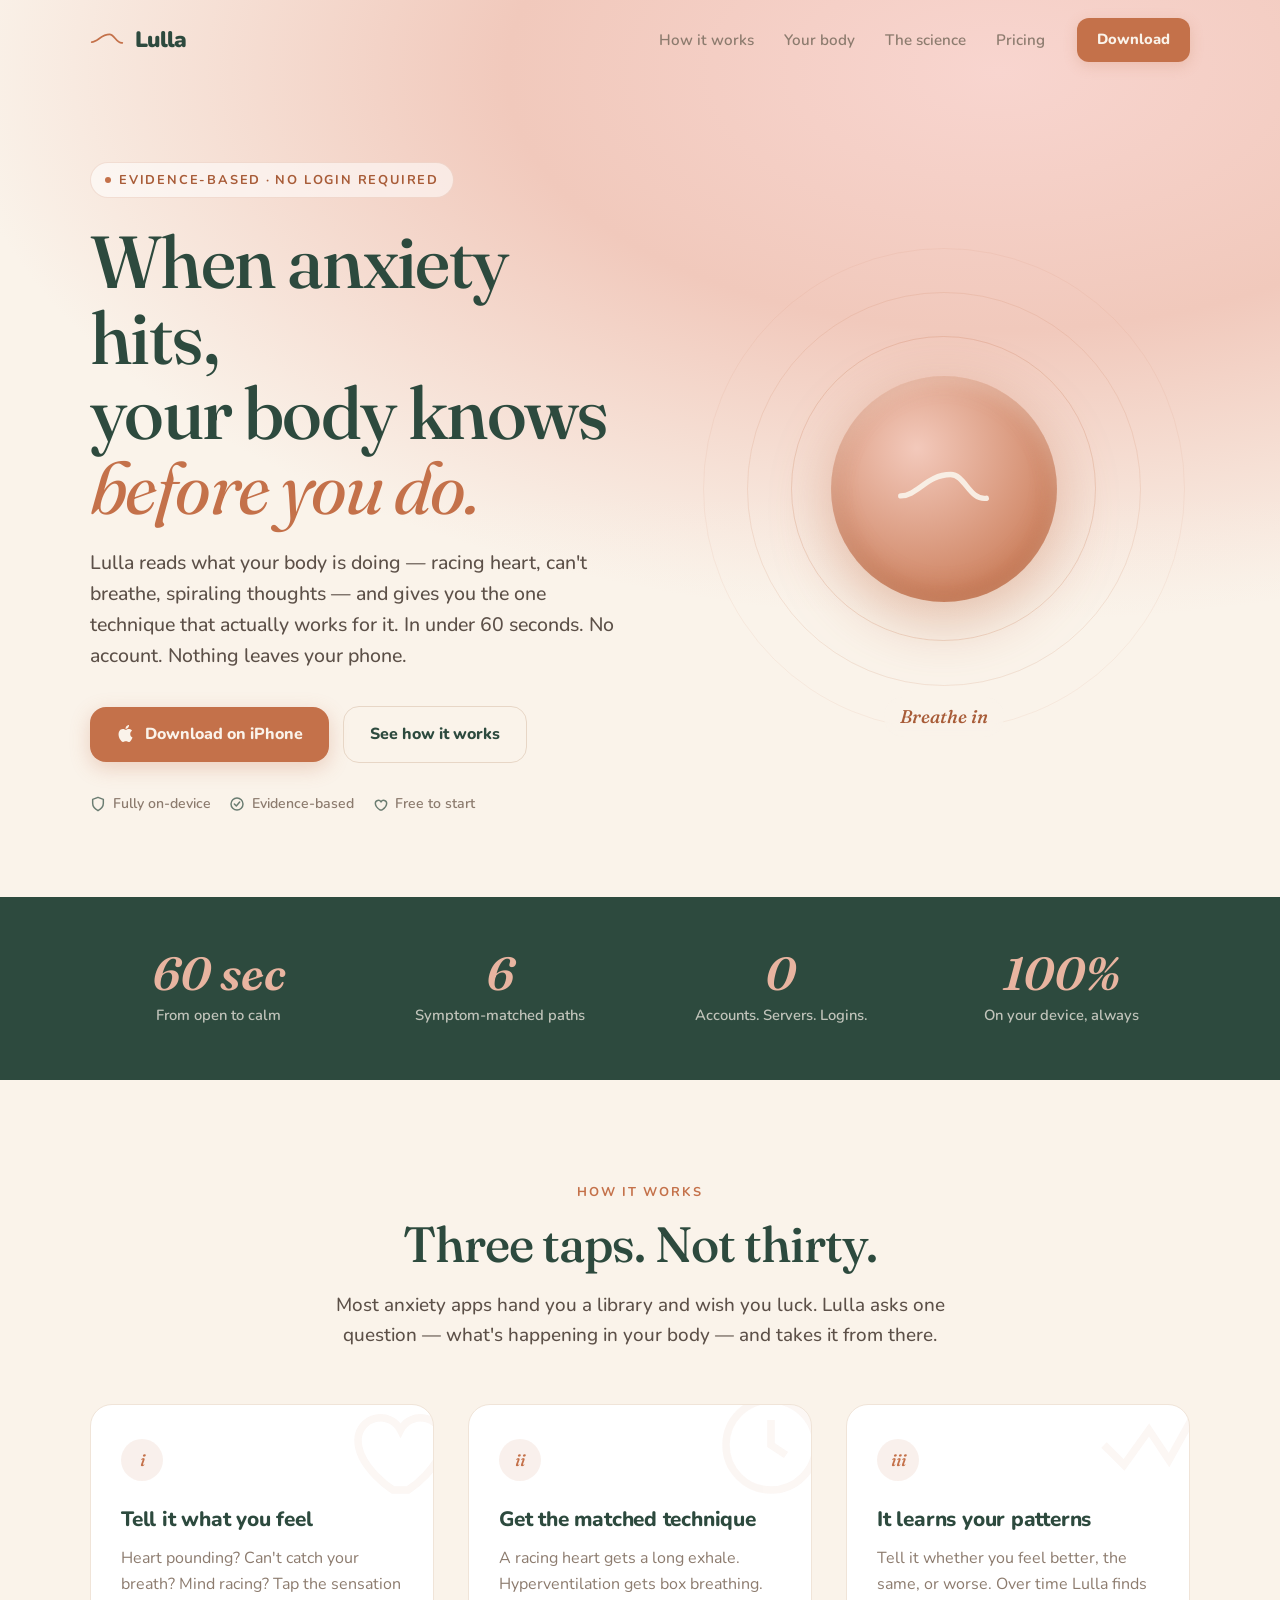
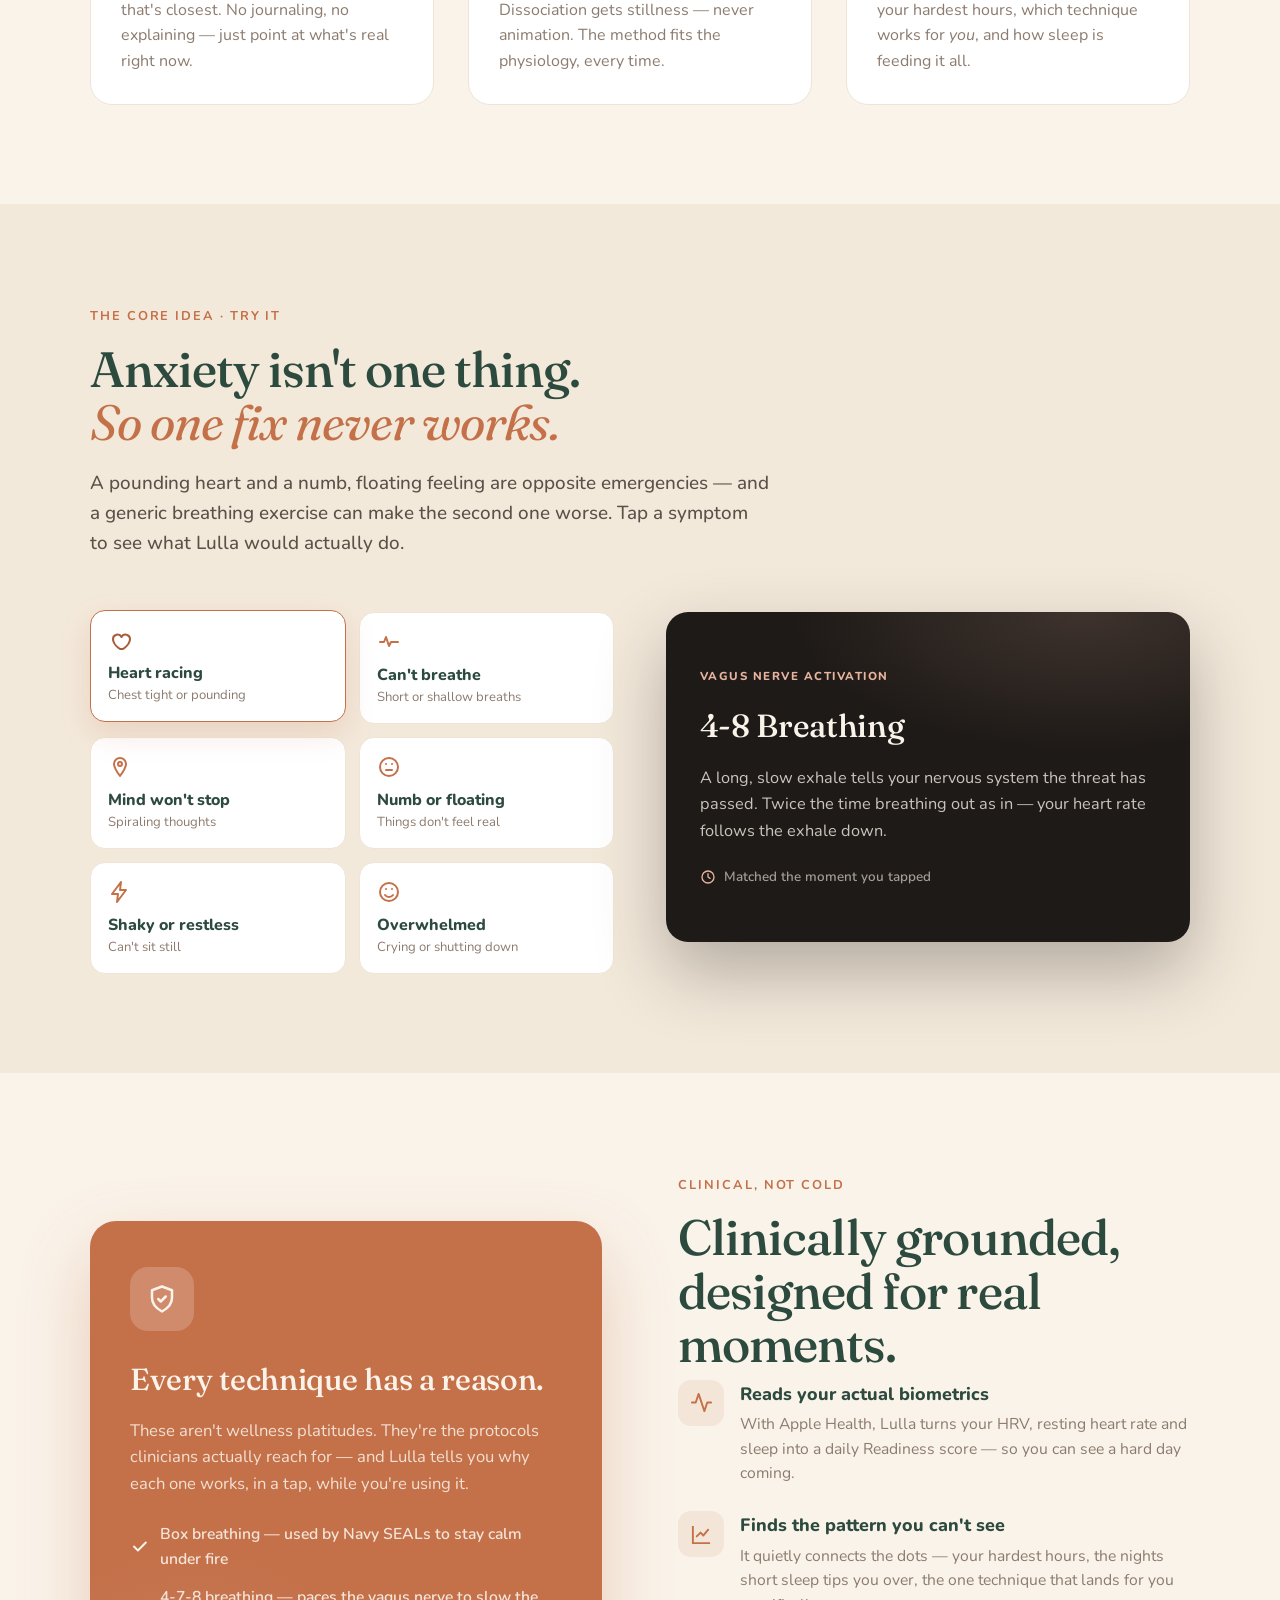
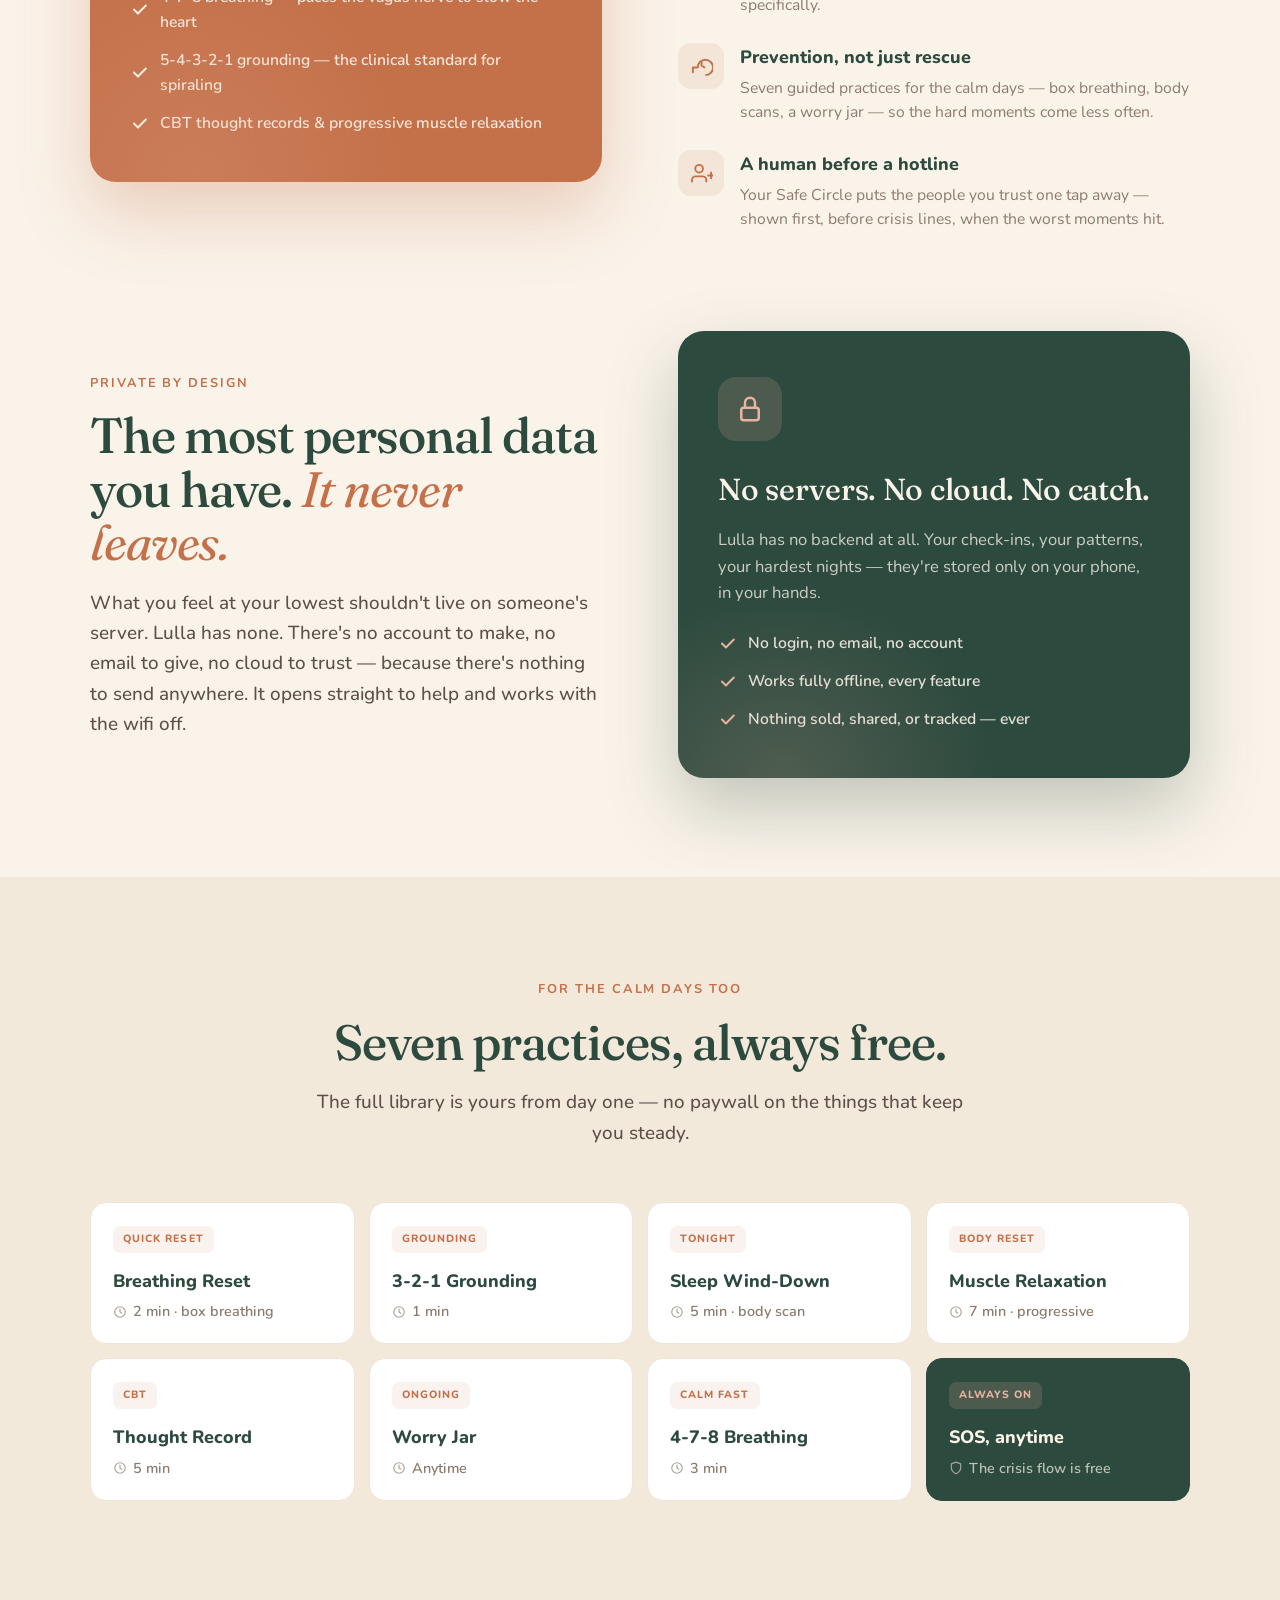
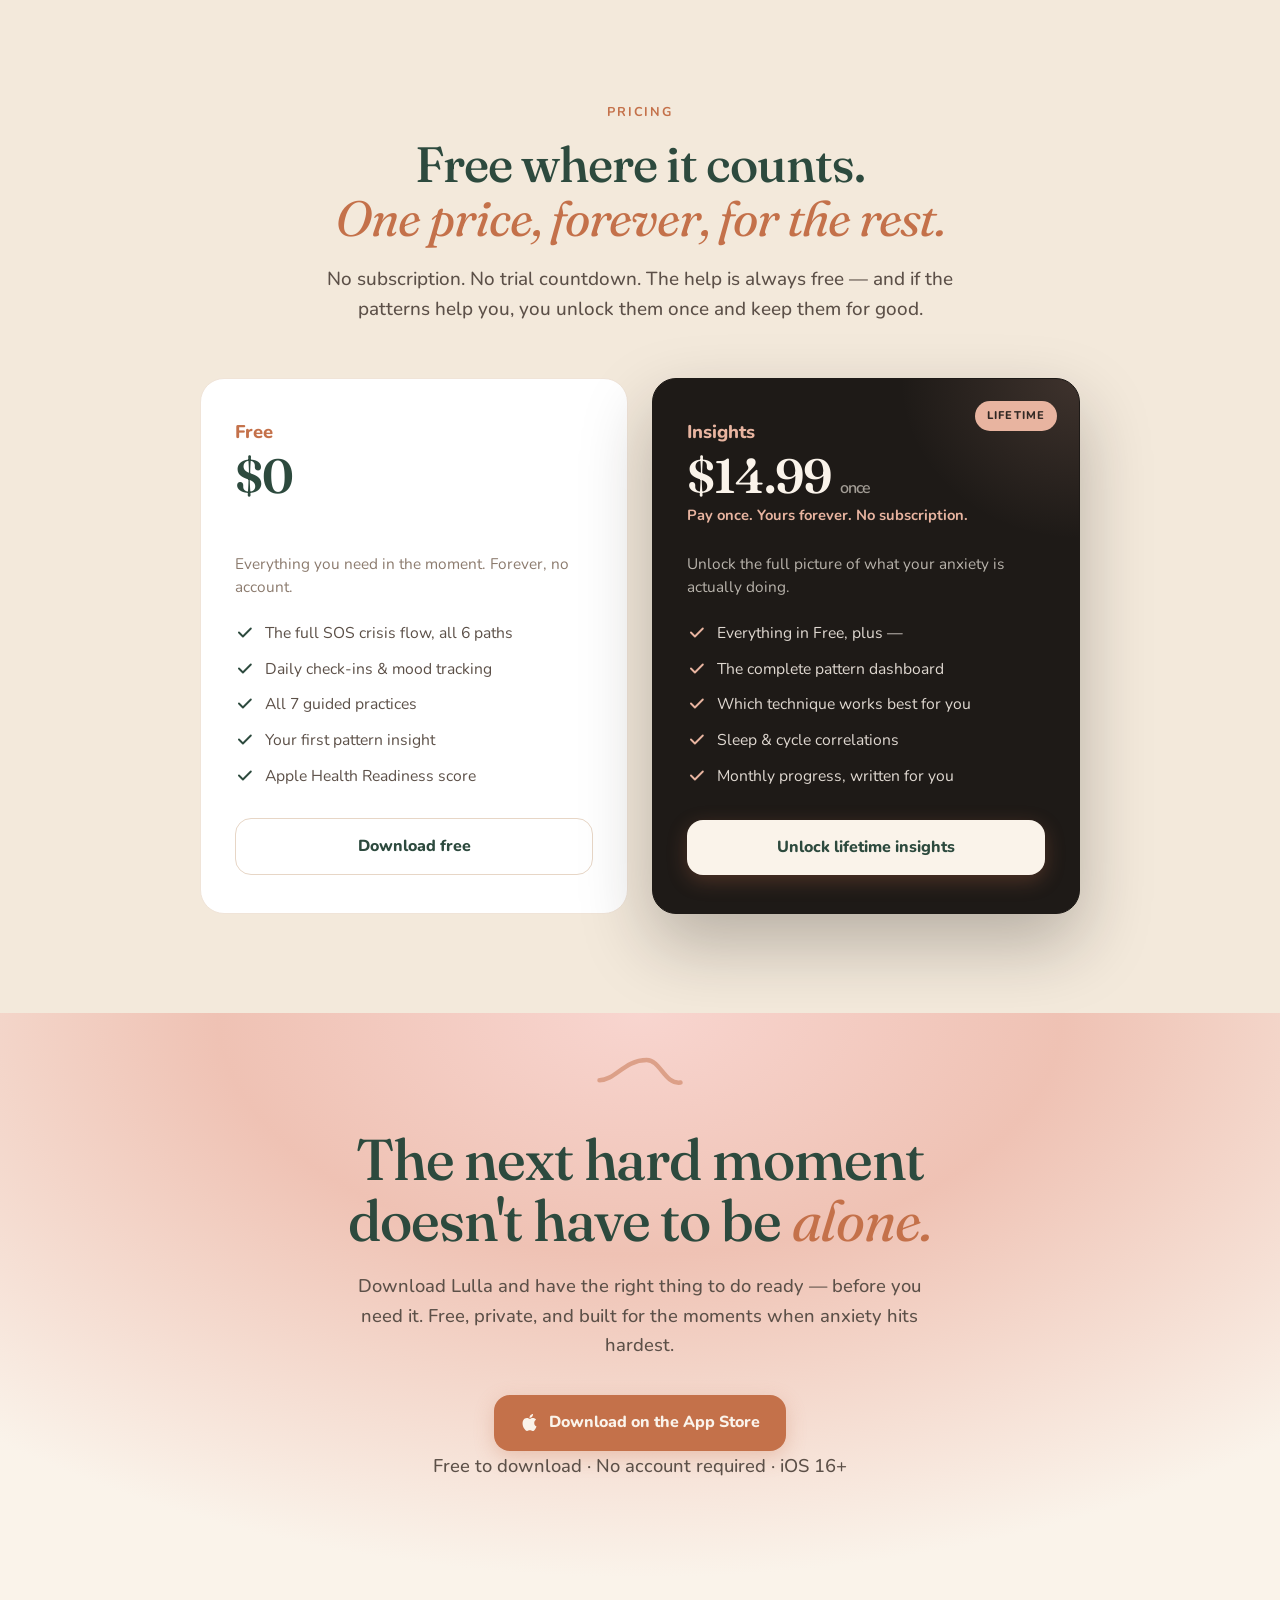
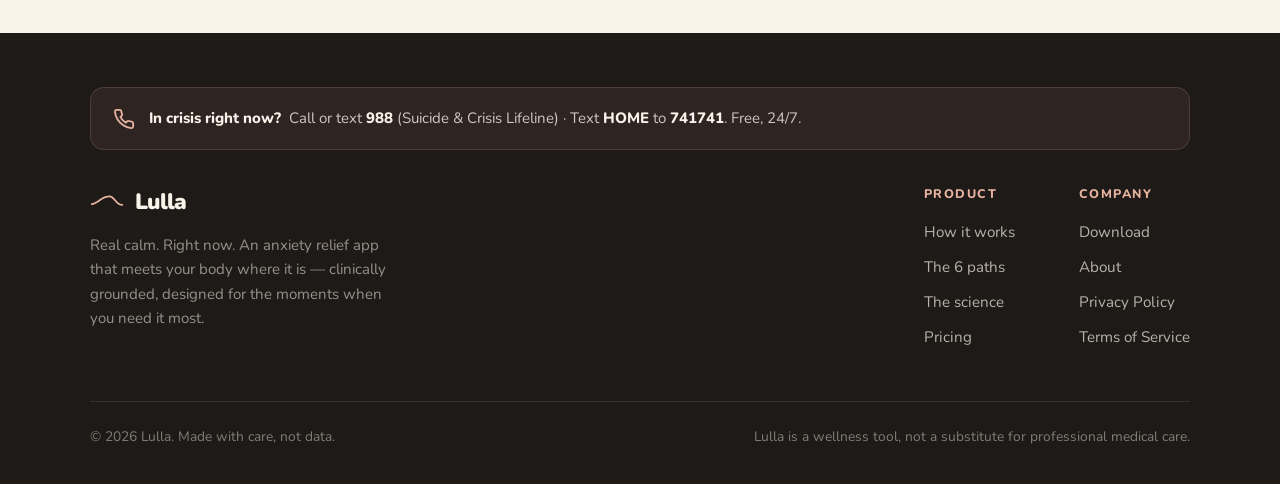
<file: index.html>
<!DOCTYPE html>
<html lang="en">
<head>
<meta charset="UTF-8">
<meta name="viewport" content="width=device-width, initial-scale=1.0">
<title>Lulla — Real calm. Right now.</title>
<meta name="description" content="An anxiety relief app that matches the right calming technique to what your body is doing — in under 60 seconds. No login. Fully private.">
<link rel="icon" type="image/png" href="assets/lulla-icon.png">

<!-- Open Graph -->
<meta property="og:title" content="Lulla — Real calm. Right now.">
<meta property="og:description" content="The anxiety app that matches the right technique to what your body is doing. No login required. Fully private.">
<meta property="og:type" content="website">
<meta property="og:image" content="assets/lulla-icon.png">

<link rel="preconnect" href="https://fonts.googleapis.com">
<link rel="preconnect" href="https://fonts.gstatic.com" crossorigin>
<link href="https://fonts.googleapis.com/css2?family=Fraunces:ital,opsz,wght@0,9..144,400;0,9..144,500;0,9..144,600;0,9..144,700;1,9..144,400;1,9..144,500&family=Nunito:ital,wght@0,400;0,500;0,600;0,700;0,800;0,900;1,400&display=swap" rel="stylesheet">

<link rel="stylesheet" href="styles.css">
</head>
<body>
<!-- ============ NAV ============ -->
<header class="nav" id="nav">
  <div class="nav-inner">
    <a href="#top" class="nav-brand" aria-label="Lulla home">
      <svg class="nav-wave" viewBox="0 0 80 40" fill="none" aria-hidden="true">
        <path d="M4 26 C18 26, 26 8, 46 8 C58 8, 62 30, 76 28" stroke="currentColor" stroke-width="4" stroke-linecap="round"/>
      </svg>
      <span class="nav-wordmark">Lulla</span>
    </a>
    <nav class="nav-links" aria-label="Primary">
      <a href="#how">How it works</a>
      <a href="#symptoms">Your body</a>
      <a href="#science">The science</a>
      <a href="#pricing">Pricing</a>
    </nav>
    <a href="#get" class="btn btn-sm">Download</a>
  </div>
</header>

<main id="top">

<!-- ============ HERO ============ -->
<section class="hero">
  <div class="hero-grid">
    <div class="hero-copy">
      <span class="hero-eyebrow"><span class="dot"></span>Evidence-based · No login required</span>
      <h1>When anxiety hits,<br>your body knows<br><em>before you do.</em></h1>
      <p class="hero-sub">Lulla reads what your body is doing — racing heart, can't breathe, spiraling thoughts — and gives you the one technique that actually works for it. In under 60 seconds. No account. Nothing leaves your phone.</p>
      <div class="hero-cta">
        <a href="#get" class="btn btn-app">
          <svg viewBox="0 0 24 24" width="20" height="20" fill="currentColor" aria-hidden="true"><path d="M17.05 12.04c-.03-2.6 2.13-3.85 2.22-3.91-1.21-1.77-3.09-2.01-3.76-2.04-1.6-.16-3.12.94-3.93.94-.81 0-2.06-.92-3.39-.89-1.74.03-3.35 1.01-4.25 2.57-1.81 3.14-.46 7.79 1.3 10.33.86 1.24 1.89 2.64 3.23 2.59 1.3-.05 1.79-.84 3.36-.84 1.57 0 2.01.84 3.39.81 1.4-.02 2.29-1.27 3.15-2.52.99-1.45 1.4-2.85 1.42-2.93-.03-.01-2.73-1.05-2.76-4.17M14.5 4.42c.72-.87 1.2-2.08 1.07-3.29-1.03.04-2.28.69-3.02 1.56-.66.77-1.24 2-1.08 3.18 1.15.09 2.32-.58 3.03-1.45"/></svg>
          Download on iPhone
        </a>
        <a href="#how" class="btn btn-ghost">See how it works</a>
      </div>
      <div class="hero-trust">
        <span><svg viewBox="0 0 24 24" fill="none" stroke="currentColor" stroke-width="2.2"><path d="M12 2 4 5v6c0 5 3.4 8.5 8 11 4.6-2.5 8-6 8-11V5l-8-3Z" stroke-linejoin="round"/></svg>Fully on-device</span>
        <span><svg viewBox="0 0 24 24" fill="none" stroke="currentColor" stroke-width="2.2"><circle cx="12" cy="12" r="9"/><path d="m8 12 3 3 5-6" stroke-linecap="round" stroke-linejoin="round"/></svg>Evidence-based</span>
        <span><svg viewBox="0 0 24 24" fill="none" stroke="currentColor" stroke-width="2.2"><path d="M12 21s-7-4.5-7-10a4.5 4.5 0 0 1 8.5-2A4.5 4.5 0 0 1 22 11c0 5.5-7 10-7 10Z" stroke-linejoin="round"/></svg>Free to start</span>
      </div>
    </div>

    <div class="breath" aria-hidden="true">
      <div class="breath-rings">
        <div class="breath-ring r3"></div>
        <div class="breath-ring r2"></div>
        <div class="breath-ring r1"></div>
      </div>
      <div class="breath-core">
        <svg class="wv" viewBox="0 0 80 40" fill="none"><path d="M4 26 C18 26, 26 8, 46 8 C58 8, 62 30, 76 28" stroke="currentColor" stroke-width="4.5" stroke-linecap="round"/></svg>
      </div>
      <div class="breath-label" id="breathLabel">Breathe in</div>
    </div>
  </div>
</section>

<!-- ============ TRUST STRIP ============ -->
<section class="trust-strip">
  <div class="wrap">
    <div class="trust-row">
      <div class="trust-item" data-reveal data-delay="1"><div class="num">60 sec</div><div class="lab">From open to calm</div></div>
      <div class="trust-item" data-reveal data-delay="2"><div class="num">6</div><div class="lab">Symptom-matched paths</div></div>
      <div class="trust-item" data-reveal data-delay="3"><div class="num">0</div><div class="lab">Accounts. Servers. Logins.</div></div>
      <div class="trust-item" data-reveal data-delay="4"><div class="num">100%</div><div class="lab">On your device, always</div></div>
    </div>
  </div>
</section>

<!-- ============ HOW IT WORKS ============ -->
<section class="section" id="how">
  <div class="wrap">
    <div class="section-head center" data-reveal>
      <span class="eyebrow">How it works</span>
      <h2>Three taps. Not thirty.</h2>
      <p class="section-lead">Most anxiety apps hand you a library and wish you luck. Lulla asks one question — what's happening in your body — and takes it from there.</p>
    </div>
    <div class="steps">
      <div class="step" data-reveal data-delay="1">
        <svg class="step-illu" viewBox="0 0 24 24" fill="none" stroke="currentColor" stroke-width="1.5"><path d="M12 21s-7-4.5-7-10a4.5 4.5 0 0 1 8.5-2A4.5 4.5 0 0 1 22 11c0 5.5-7 10-7 10Z"/></svg>
        <div class="step-no">i</div>
        <h3>Tell it what you feel</h3>
        <p>Heart pounding? Can't catch your breath? Mind racing? Tap the sensation that's closest. No journaling, no explaining — just point at what's real right now.</p>
      </div>
      <div class="step" data-reveal data-delay="2">
        <svg class="step-illu" viewBox="0 0 24 24" fill="none" stroke="currentColor" stroke-width="1.5"><circle cx="12" cy="12" r="9"/><path d="M12 7v5l3 2"/></svg>
        <div class="step-no">ii</div>
        <h3>Get the matched technique</h3>
        <p>A racing heart gets a long exhale. Hyperventilation gets box breathing. Dissociation gets stillness — never animation. The method fits the physiology, every time.</p>
      </div>
      <div class="step" data-reveal data-delay="3">
        <svg class="step-illu" viewBox="0 0 24 24" fill="none" stroke="currentColor" stroke-width="1.5"><path d="m3 12 4 4 5-7 4 6 5-9"/></svg>
        <div class="step-no">iii</div>
        <h3>It learns your patterns</h3>
        <p>Tell it whether you feel better, the same, or worse. Over time Lulla finds your hardest hours, which technique works for <em>you</em>, and how sleep is feeding it all.</p>
      </div>
    </div>
  </div>
</section>

<!-- ============ SYMPTOM PICKER (interactive) ============ -->
<section class="section sym-wrap" id="symptoms">
  <div class="wrap">
    <div class="section-head" data-reveal>
      <span class="eyebrow">The core idea · try it</span>
      <h2>Anxiety isn't one thing.<br><em>So one fix never works.</em></h2>
      <p class="section-lead">A pounding heart and a numb, floating feeling are opposite emergencies — and a generic breathing exercise can make the second one worse. Tap a symptom to see what Lulla would actually do.</p>
    </div>
    <div class="sym-layout">
      <div class="sym-grid" role="group" aria-label="Pick a symptom">
        <button class="sym-card active" data-sym="heart" aria-pressed="true">
          <svg class="ic" viewBox="0 0 24 24" fill="none" stroke="currentColor" stroke-width="2"><path d="M12 21s-7-4.5-7-10a4.5 4.5 0 0 1 8.5-2A4.5 4.5 0 0 1 22 11c0 5.5-7 10-7 10Z" stroke-linejoin="round"/></svg>
          <span class="l">Heart racing</span><span class="s">Chest tight or pounding</span>
        </button>
        <button class="sym-card" data-sym="breath" aria-pressed="false">
          <svg class="ic" viewBox="0 0 24 24" fill="none" stroke="currentColor" stroke-width="2"><path d="M3 12h4l2-5 3 9 2-4h7" stroke-linecap="round" stroke-linejoin="round"/></svg>
          <span class="l">Can't breathe</span><span class="s">Short or shallow breaths</span>
        </button>
        <button class="sym-card" data-sym="mind" aria-pressed="false">
          <svg class="ic" viewBox="0 0 24 24" fill="none" stroke="currentColor" stroke-width="2"><path d="M12 3a6 6 0 0 0-6 6c0 4 6 12 6 12s6-8 6-12a6 6 0 0 0-6-6Z" stroke-linejoin="round"/><circle cx="12" cy="9" r="2"/></svg>
          <span class="l">Mind won't stop</span><span class="s">Spiraling thoughts</span>
        </button>
        <button class="sym-card" data-sym="numb" aria-pressed="false">
          <svg class="ic" viewBox="0 0 24 24" fill="none" stroke="currentColor" stroke-width="2"><circle cx="12" cy="12" r="9"/><path d="M9 9h.01M15 9h.01M9 15h6" stroke-linecap="round"/></svg>
          <span class="l">Numb or floating</span><span class="s">Things don't feel real</span>
        </button>
        <button class="sym-card" data-sym="shaky" aria-pressed="false">
          <svg class="ic" viewBox="0 0 24 24" fill="none" stroke="currentColor" stroke-width="2"><path d="M13 2 4 14h6l-1 8 9-12h-6l1-8Z" stroke-linejoin="round"/></svg>
          <span class="l">Shaky or restless</span><span class="s">Can't sit still</span>
        </button>
        <button class="sym-card" data-sym="overwhelmed" aria-pressed="false">
          <svg class="ic" viewBox="0 0 24 24" fill="none" stroke="currentColor" stroke-width="2"><circle cx="12" cy="12" r="9"/><path d="M8 15s1.5 2 4 2 4-2 4-2M9 9h.01M15 9h.01" stroke-linecap="round"/></svg>
          <span class="l">Overwhelmed</span><span class="s">Crying or shutting down</span>
        </button>
      </div>
      <div class="sym-stage flash" id="symStage">
        <span class="stage-tag">Vagus nerve activation</span>
        <h3 class="stage-title">4-8 Breathing</h3>
        <p class="stage-body">A long, slow exhale tells your nervous system the threat has passed. Twice the time breathing out as in — your heart rate follows the exhale down.</p>
        <div class="stage-chip"><svg viewBox="0 0 24 24" fill="none" stroke="currentColor" stroke-width="2"><circle cx="12" cy="12" r="9"/><path d="M12 7v5l3 2" stroke-linecap="round"/></svg>Matched the moment you tapped</div>
      </div>
    </div>
  </div>
</section>

<!-- ============ SCIENCE SPLIT ============ -->
<section class="section" id="science">
  <div class="wrap">
    <div class="feat-split">
      <div class="feat-visual" data-reveal>
        <div class="privacy-card" style="background:var(--terracotta);box-shadow:0 30px 70px rgba(196,113,74,.3)">
          <div class="privacy-lock" style="background:rgba(255,255,255,.18);color:var(--cream)">
            <svg viewBox="0 0 24 24" fill="none" stroke="currentColor" stroke-width="2"><path d="M12 2 4 5v6c0 5 3.4 8.5 8 11 4.6-2.5 8-6 8-11V5l-8-3Z" stroke-linejoin="round"/><path d="m9 12 2 2 4-4" stroke-linecap="round" stroke-linejoin="round"/></svg>
          </div>
          <h3 style="color:var(--cream)">Every technique has a reason.</h3>
          <p style="color:rgba(250,243,234,.85)">These aren't wellness platitudes. They're the protocols clinicians actually reach for — and Lulla tells you why each one works, in a tap, while you're using it.</p>
          <ul class="privacy-points">
            <li><svg viewBox="0 0 24 24" fill="none" stroke="currentColor" stroke-width="2.4" style="color:var(--cream)"><path d="m5 12 5 5L20 7" stroke-linecap="round" stroke-linejoin="round"/></svg>Box breathing — used by Navy SEALs to stay calm under fire</li>
            <li><svg viewBox="0 0 24 24" fill="none" stroke="currentColor" stroke-width="2.4" style="color:var(--cream)"><path d="m5 12 5 5L20 7" stroke-linecap="round" stroke-linejoin="round"/></svg>4-7-8 breathing — paces the vagus nerve to slow the heart</li>
            <li><svg viewBox="0 0 24 24" fill="none" stroke="currentColor" stroke-width="2.4" style="color:var(--cream)"><path d="m5 12 5 5L20 7" stroke-linecap="round" stroke-linejoin="round"/></svg>5-4-3-2-1 grounding — the clinical standard for spiraling</li>
            <li><svg viewBox="0 0 24 24" fill="none" stroke="currentColor" stroke-width="2.4" style="color:var(--cream)"><path d="m5 12 5 5L20 7" stroke-linecap="round" stroke-linejoin="round"/></svg>CBT thought records &amp; progressive muscle relaxation</li>
          </ul>
        </div>
      </div>
      <div class="feat-content" data-reveal data-delay="1">
        <span class="eyebrow">Clinical, not cold</span>
        <h2 style="margin-bottom:6px">Clinically grounded,<br>designed for real moments.</h2>
        <div class="feat-list">
          <div class="feat-item">
            <div class="fi-ic"><svg viewBox="0 0 24 24" fill="none" stroke="currentColor" stroke-width="2"><path d="M22 12h-4l-3 9L9 3l-3 9H2" stroke-linecap="round" stroke-linejoin="round"/></svg></div>
            <div><h4>Reads your actual biometrics</h4><p>With Apple Health, Lulla turns your HRV, resting heart rate and sleep into a daily Readiness score — so you can see a hard day coming.</p></div>
          </div>
          <div class="feat-item">
            <div class="fi-ic"><svg viewBox="0 0 24 24" fill="none" stroke="currentColor" stroke-width="2"><path d="M3 3v18h18"/><path d="m7 14 4-4 3 3 5-6" stroke-linecap="round" stroke-linejoin="round"/></svg></div>
            <div><h4>Finds the pattern you can't see</h4><p>It quietly connects the dots — your hardest hours, the nights short sleep tips you over, the one technique that lands for you specifically.</p></div>
          </div>
          <div class="feat-item">
            <div class="fi-ic"><svg viewBox="0 0 24 24" fill="none" stroke="currentColor" stroke-width="2"><path d="M16 22a8 8 0 1 0-8-8" /><path d="M8 14H3v5M12 8v4l3 2" stroke-linecap="round" stroke-linejoin="round"/></svg></div>
            <div><h4>Prevention, not just rescue</h4><p>Seven guided practices for the calm days — box breathing, body scans, a worry jar — so the hard moments come less often.</p></div>
          </div>
          <div class="feat-item">
            <div class="fi-ic"><svg viewBox="0 0 24 24" fill="none" stroke="currentColor" stroke-width="2"><path d="M17 21v-2a4 4 0 0 0-4-4H6a4 4 0 0 0-4 4v2"/><circle cx="9.5" cy="7" r="4"/><path d="M22 11v6M19 14h6" stroke-linecap="round"/></svg></div>
            <div><h4>A human before a hotline</h4><p>Your Safe Circle puts the people you trust one tap away — shown first, before crisis lines, when the worst moments hit.</p></div>
          </div>
        </div>
      </div>
    </div>
  </div>
</section>

<!-- ============ PRIVACY ============ -->
<section class="section" style="padding-top:0">
  <div class="wrap">
    <div class="feat-split flip">
      <div class="feat-content" data-reveal>
        <span class="eyebrow">Private by design</span>
        <h2>The most personal data<br>you have. <em>It never leaves.</em></h2>
        <p class="section-lead" style="margin-bottom:0">What you feel at your lowest shouldn't live on someone's server. Lulla has none. There's no account to make, no email to give, no cloud to trust — because there's nothing to send anywhere. It opens straight to help and works with the wifi off.</p>
      </div>
      <div class="feat-visual" data-reveal data-delay="1">
        <div class="privacy-card">
          <div class="privacy-lock">
            <svg viewBox="0 0 24 24" fill="none" stroke="currentColor" stroke-width="2"><rect x="5" y="11" width="14" height="10" rx="2"/><path d="M8 11V7a4 4 0 0 1 8 0v4" /></svg>
          </div>
          <h3>No servers. No cloud. No catch.</h3>
          <p>Lulla has no backend at all. Your check-ins, your patterns, your hardest nights — they're stored only on your phone, in your hands.</p>
          <ul class="privacy-points">
            <li><svg viewBox="0 0 24 24" fill="none" stroke="currentColor" stroke-width="2.4"><path d="m5 12 5 5L20 7" stroke-linecap="round" stroke-linejoin="round"/></svg>No login, no email, no account</li>
            <li><svg viewBox="0 0 24 24" fill="none" stroke="currentColor" stroke-width="2.4"><path d="m5 12 5 5L20 7" stroke-linecap="round" stroke-linejoin="round"/></svg>Works fully offline, every feature</li>
            <li><svg viewBox="0 0 24 24" fill="none" stroke="currentColor" stroke-width="2.4"><path d="m5 12 5 5L20 7" stroke-linecap="round" stroke-linejoin="round"/></svg>Nothing sold, shared, or tracked — ever</li>
          </ul>
        </div>
      </div>
    </div>
  </div>
</section>

<!-- ============ PRACTICE LIBRARY ============ -->
<section class="section sym-wrap">
  <div class="wrap">
    <div class="section-head center" data-reveal>
      <span class="eyebrow">For the calm days too</span>
      <h2>Seven practices, always free.</h2>
      <p class="section-lead">The full library is yours from day one — no paywall on the things that keep you steady.</p>
    </div>
    <div class="lib-grid">
      <div class="lib-card" data-reveal data-delay="1"><span class="lib-tag">Quick reset</span><h4>Breathing Reset</h4><span class="dur"><svg viewBox="0 0 24 24" fill="none" stroke="currentColor" stroke-width="2"><circle cx="12" cy="12" r="9"/><path d="M12 7v5l3 2" stroke-linecap="round"/></svg>2 min · box breathing</span></div>
      <div class="lib-card" data-reveal data-delay="1"><span class="lib-tag">Grounding</span><h4>3-2-1 Grounding</h4><span class="dur"><svg viewBox="0 0 24 24" fill="none" stroke="currentColor" stroke-width="2"><circle cx="12" cy="12" r="9"/><path d="M12 7v5l3 2" stroke-linecap="round"/></svg>1 min</span></div>
      <div class="lib-card" data-reveal data-delay="2"><span class="lib-tag">Tonight</span><h4>Sleep Wind-Down</h4><span class="dur"><svg viewBox="0 0 24 24" fill="none" stroke="currentColor" stroke-width="2"><circle cx="12" cy="12" r="9"/><path d="M12 7v5l3 2" stroke-linecap="round"/></svg>5 min · body scan</span></div>
      <div class="lib-card" data-reveal data-delay="2"><span class="lib-tag">Body reset</span><h4>Muscle Relaxation</h4><span class="dur"><svg viewBox="0 0 24 24" fill="none" stroke="currentColor" stroke-width="2"><circle cx="12" cy="12" r="9"/><path d="M12 7v5l3 2" stroke-linecap="round"/></svg>7 min · progressive</span></div>
      <div class="lib-card" data-reveal data-delay="3"><span class="lib-tag">CBT</span><h4>Thought Record</h4><span class="dur"><svg viewBox="0 0 24 24" fill="none" stroke="currentColor" stroke-width="2"><circle cx="12" cy="12" r="9"/><path d="M12 7v5l3 2" stroke-linecap="round"/></svg>5 min</span></div>
      <div class="lib-card" data-reveal data-delay="3"><span class="lib-tag">Ongoing</span><h4>Worry Jar</h4><span class="dur"><svg viewBox="0 0 24 24" fill="none" stroke="currentColor" stroke-width="2"><circle cx="12" cy="12" r="9"/><path d="M12 7v5l3 2" stroke-linecap="round"/></svg>Anytime</span></div>
      <div class="lib-card" data-reveal data-delay="4"><span class="lib-tag">Calm fast</span><h4>4-7-8 Breathing</h4><span class="dur"><svg viewBox="0 0 24 24" fill="none" stroke="currentColor" stroke-width="2"><circle cx="12" cy="12" r="9"/><path d="M12 7v5l3 2" stroke-linecap="round"/></svg>3 min</span></div>
      <div class="lib-card" data-reveal data-delay="4" style="background:var(--forest);border-color:var(--forest);color:var(--cream)"><span class="lib-tag" style="background:rgba(232,180,160,.16);color:var(--rose)">Always on</span><h4 style="color:var(--cream)">SOS, anytime</h4><span class="dur" style="color:rgba(250,243,234,.7)"><svg viewBox="0 0 24 24" fill="none" stroke="currentColor" stroke-width="2" style="opacity:.8"><path d="M12 2 4 5v6c0 5 3.4 8.5 8 11 4.6-2.5 8-6 8-11V5l-8-3Z" stroke-linejoin="round"/></svg>The crisis flow is free</span></div>
    </div>
  </div>
</section>

<!-- ============ PRICING ============ -->
<section class="section price-wrap" id="pricing">
  <div class="wrap">
    <div class="section-head center" data-reveal>
      <span class="eyebrow">Pricing</span>
      <h2>Free where it counts.<br><em>One price, forever, for the rest.</em></h2>
      <p class="section-lead">No subscription. No trial countdown. The help is always free — and if the patterns help you, you unlock them once and keep them for good.</p>
    </div>
    <div class="price-grid">
      <div class="price-card" data-reveal data-delay="1">
        <div class="price-name">Free</div>
        <div class="price-amount">$0</div>
        <div class="price-once" style="visibility:hidden">placeholder</div>
        <p class="price-sub">Everything you need in the moment. Forever, no account.</p>
        <ul class="price-feats">
          <li><svg viewBox="0 0 24 24" fill="none" stroke="currentColor" stroke-width="2.4"><path d="m5 12 5 5L20 7" stroke-linecap="round" stroke-linejoin="round"/></svg>The full SOS crisis flow, all 6 paths</li>
          <li><svg viewBox="0 0 24 24" fill="none" stroke="currentColor" stroke-width="2.4"><path d="m5 12 5 5L20 7" stroke-linecap="round" stroke-linejoin="round"/></svg>Daily check-ins &amp; mood tracking</li>
          <li><svg viewBox="0 0 24 24" fill="none" stroke="currentColor" stroke-width="2.4"><path d="m5 12 5 5L20 7" stroke-linecap="round" stroke-linejoin="round"/></svg>All 7 guided practices</li>
          <li><svg viewBox="0 0 24 24" fill="none" stroke="currentColor" stroke-width="2.4"><path d="m5 12 5 5L20 7" stroke-linecap="round" stroke-linejoin="round"/></svg>Your first pattern insight</li>
          <li><svg viewBox="0 0 24 24" fill="none" stroke="currentColor" stroke-width="2.4"><path d="m5 12 5 5L20 7" stroke-linecap="round" stroke-linejoin="round"/></svg>Apple Health Readiness score</li>
        </ul>
        <a href="#get" class="btn btn-ghost">Download free</a>
      </div>
      <div class="price-card feature" data-reveal data-delay="2">
        <span class="price-badge">Lifetime</span>
        <div class="price-name">Insights</div>
        <div class="price-amount">$14.99 <span class="per">once</span></div>
        <div class="price-once">Pay once. Yours forever. No subscription.</div>
        <p class="price-sub">Unlock the full picture of what your anxiety is actually doing.</p>
        <ul class="price-feats">
          <li><svg viewBox="0 0 24 24" fill="none" stroke="currentColor" stroke-width="2.4"><path d="m5 12 5 5L20 7" stroke-linecap="round" stroke-linejoin="round"/></svg>Everything in Free, plus —</li>
          <li><svg viewBox="0 0 24 24" fill="none" stroke="currentColor" stroke-width="2.4"><path d="m5 12 5 5L20 7" stroke-linecap="round" stroke-linejoin="round"/></svg>The complete pattern dashboard</li>
          <li><svg viewBox="0 0 24 24" fill="none" stroke="currentColor" stroke-width="2.4"><path d="m5 12 5 5L20 7" stroke-linecap="round" stroke-linejoin="round"/></svg>Which technique works best for you</li>
          <li><svg viewBox="0 0 24 24" fill="none" stroke="currentColor" stroke-width="2.4"><path d="m5 12 5 5L20 7" stroke-linecap="round" stroke-linejoin="round"/></svg>Sleep &amp; cycle correlations</li>
          <li><svg viewBox="0 0 24 24" fill="none" stroke="currentColor" stroke-width="2.4"><path d="m5 12 5 5L20 7" stroke-linecap="round" stroke-linejoin="round"/></svg>Monthly progress, written for you</li>
        </ul>
        <a href="#get" class="btn btn-light">Unlock lifetime insights</a>
      </div>
    </div>
  </div>
</section>

<!-- ============ FINAL CTA ============ -->
<section class="final" id="get">
  <svg class="final-wave" viewBox="0 0 80 40" fill="none" aria-hidden="true"><path d="M4 26 C18 26, 26 8, 46 8 C58 8, 62 30, 76 28" stroke="currentColor" stroke-width="4" stroke-linecap="round"/></svg>
  <div class="wrap">
    <h2 data-reveal>The next hard moment<br>doesn't have to be <em>alone.</em></h2>
    <p data-reveal data-delay="1">Download Lulla and have the right thing to do ready — before you need it. Free, private, and built for the moments when anxiety hits hardest.</p>
    <div class="hero-cta" data-reveal data-delay="2">
      <a href="#" class="btn btn-app">
        <svg viewBox="0 0 24 24" width="20" height="20" fill="currentColor" aria-hidden="true"><path d="M17.05 12.04c-.03-2.6 2.13-3.85 2.22-3.91-1.21-1.77-3.09-2.01-3.76-2.04-1.6-.16-3.12.94-3.93.94-.81 0-2.06-.92-3.39-.89-1.74.03-3.35 1.01-4.25 2.57-1.81 3.14-.46 7.79 1.3 10.33.86 1.24 1.89 2.64 3.23 2.59 1.3-.05 1.79-.84 3.36-.84 1.57 0 2.01.84 3.39.81 1.4-.02 2.29-1.27 3.15-2.52.99-1.45 1.4-2.85 1.42-2.93-.03-.01-2.73-1.05-2.76-4.17M14.5 4.42c.72-.87 1.2-2.08 1.07-3.29-1.03.04-2.28.69-3.02 1.56-.66.77-1.24 2-1.08 3.18 1.15.09 2.32-.58 3.03-1.45"/></svg>
        Download on the App Store
      </a>
    </div>
    <p class="final-note" data-reveal data-delay="3">Free to download · No account required · iOS 16+</p>
  </div>
</section>

</main>

<!-- ============ FOOTER ============ -->
<footer class="footer">
  <div class="wrap">
    <div class="footer-crisis">
      <svg viewBox="0 0 24 24" fill="none" stroke="currentColor" stroke-width="2"><path d="M22 16.92v3a2 2 0 0 1-2.18 2 19.79 19.79 0 0 1-8.63-3.07 19.5 19.5 0 0 1-6-6 19.79 19.79 0 0 1-3.07-8.67A2 2 0 0 1 4.11 2h3a2 2 0 0 1 2 1.72c.13.96.36 1.9.7 2.81a2 2 0 0 1-.45 2.11L8.09 9.91a16 16 0 0 0 6 6l1.27-1.27a2 2 0 0 1 2.11-.45c.91.34 1.85.57 2.81.7A2 2 0 0 1 22 16.92Z"/></svg>
      <span><b>In crisis right now?</b> &nbsp;Call or text <b>988</b> (Suicide &amp; Crisis Lifeline) · Text <b>HOME</b> to <b>741741</b>. Free, 24/7.</span>
    </div>
    <div class="footer-top">
      <div class="footer-brand">
        <div class="fb-mark">
          <svg class="nav-wave" viewBox="0 0 80 40" fill="none" aria-hidden="true"><path d="M4 26 C18 26, 26 8, 46 8 C58 8, 62 30, 76 28" stroke="currentColor" stroke-width="4" stroke-linecap="round"/></svg>
          <span class="nav-wordmark">Lulla</span>
        </div>
        <p>Real calm. Right now. An anxiety relief app that meets your body where it is — clinically grounded, designed for the moments when you need it most.</p>
      </div>
      <div class="footer-cols">
        <div class="footer-col">
          <h5>Product</h5>
          <a href="#how">How it works</a>
          <a href="#symptoms">The 6 paths</a>
          <a href="#science">The science</a>
          <a href="#pricing">Pricing</a>
        </div>
        <div class="footer-col">
          <h5>Company</h5>
          <a href="#get">Download</a>
          <a href="about.html">About</a>
          <a href="https://biddison101.github.io/lulla-privacy/" target="_blank" rel="noopener">Privacy Policy</a>
          <a href="https://biddison101.github.io/lulla-privacy/terms.html" target="_blank" rel="noopener">Terms of Service</a>
        </div>
      </div>
    </div>
    <div class="footer-bottom">
      <span>© <span id="yr">2026</span> Lulla. Made with care, not data.</span>
      <span>Lulla is a wellness tool, not a substitute for professional medical care.</span>
    </div>
  </div>
</footer>

<script src="script.js"></script>
</body>
</html>
</file>
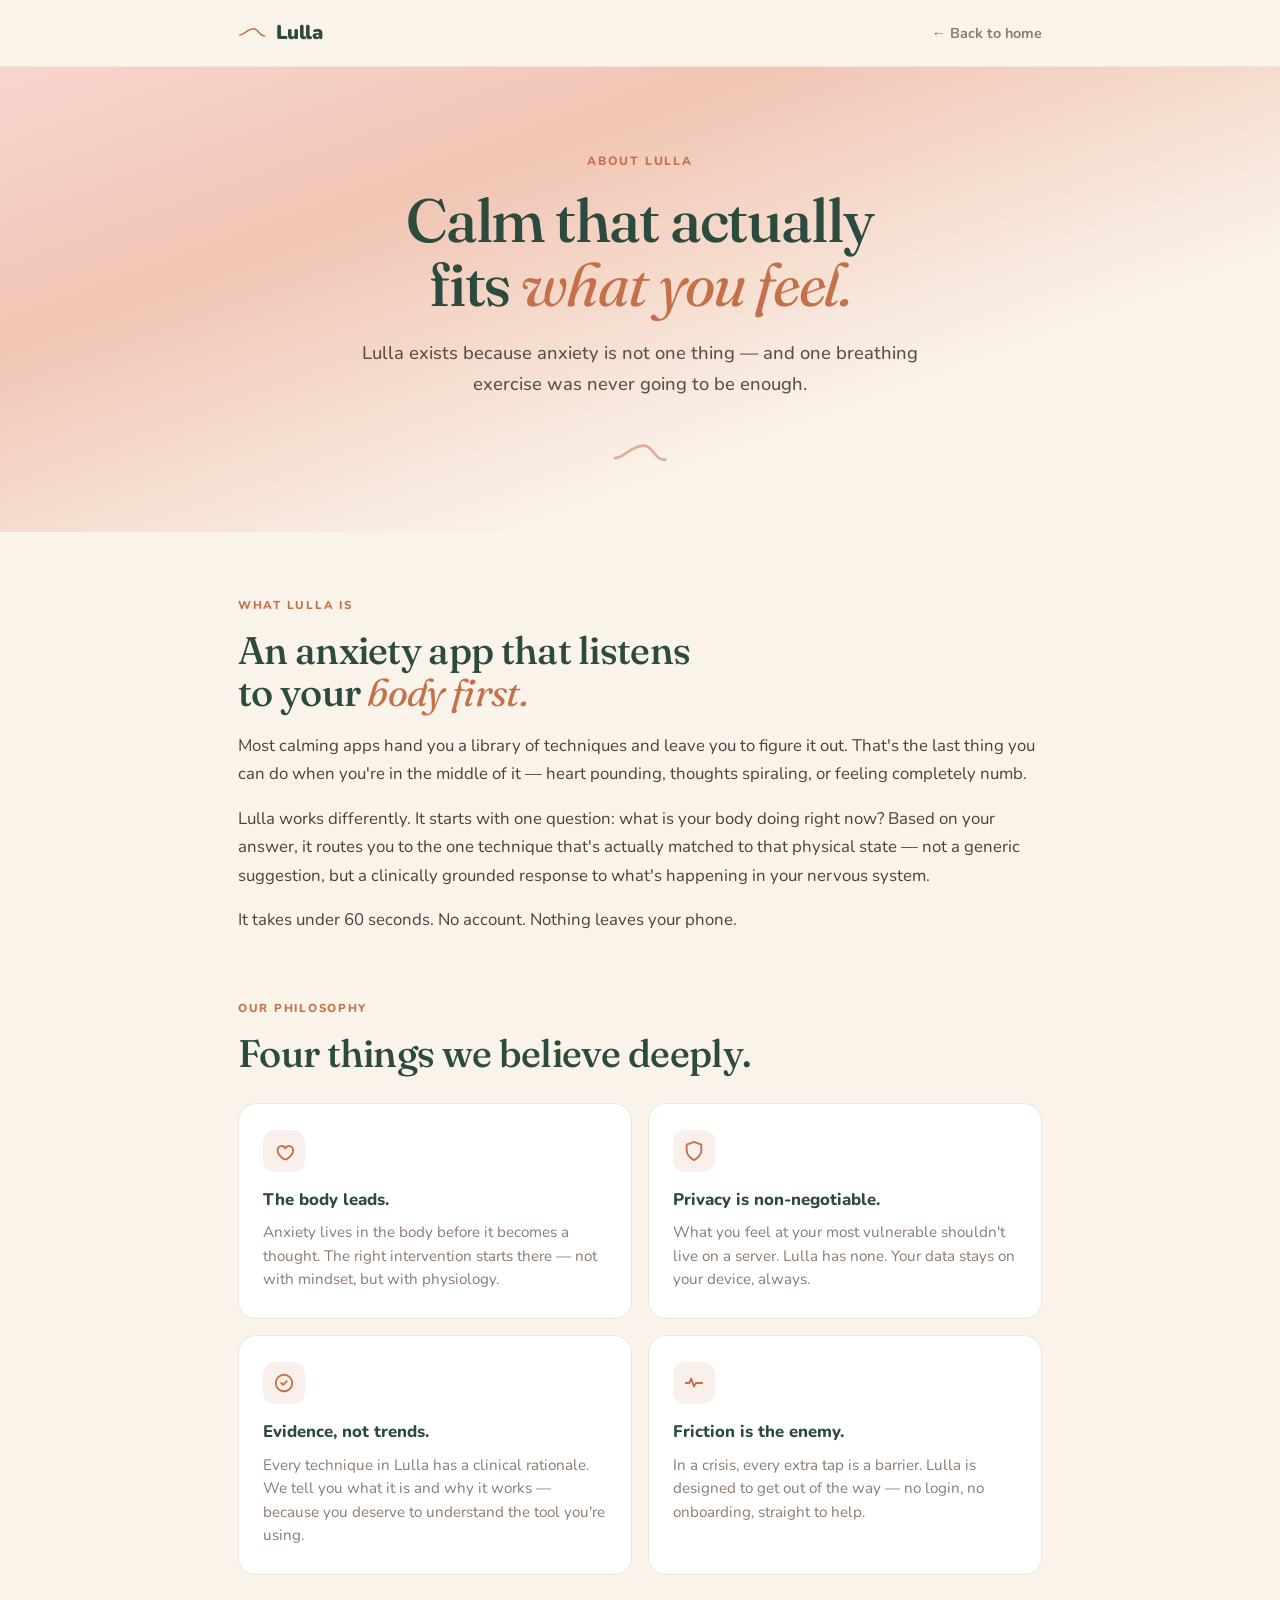
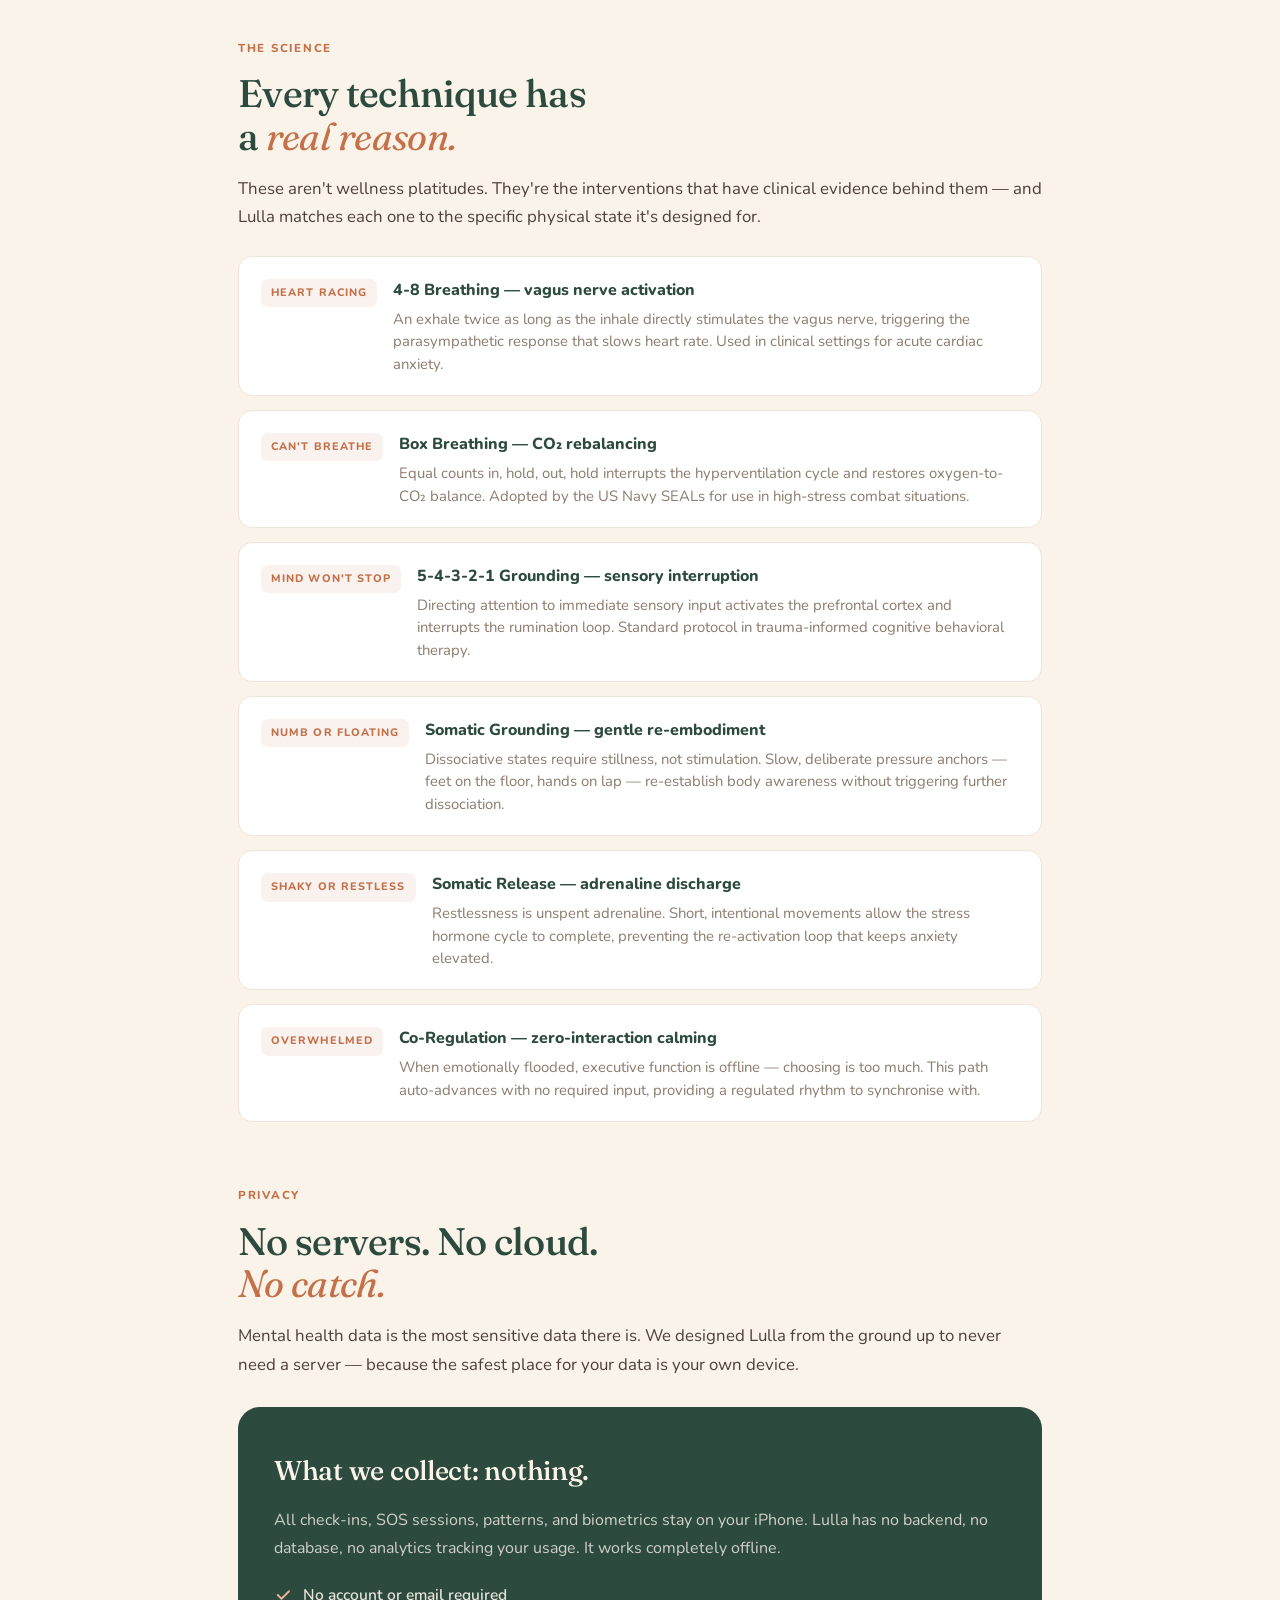
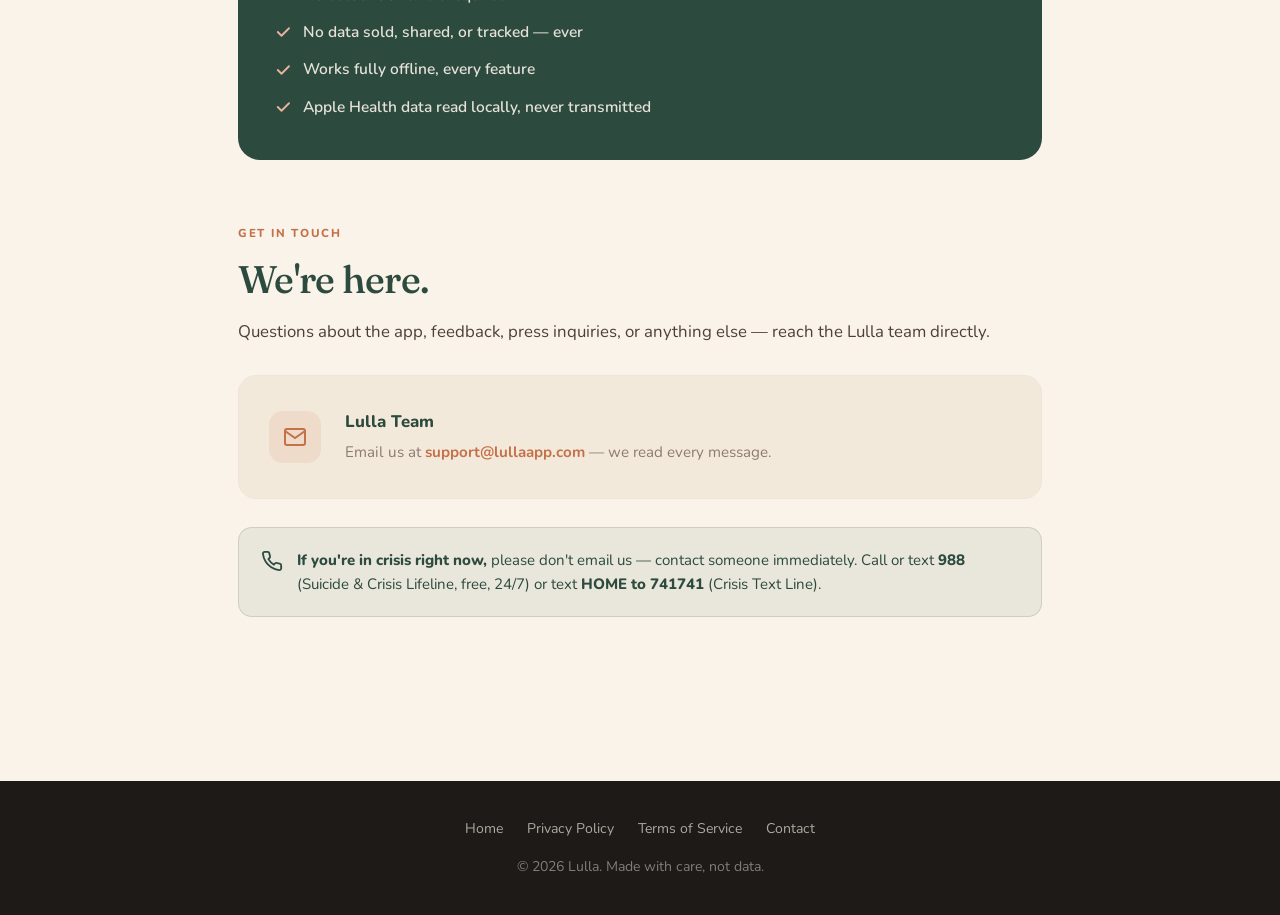
<file: about.html>
<!DOCTYPE html>
<html lang="en">
<head>
<meta charset="UTF-8">
<meta name="viewport" content="width=device-width, initial-scale=1.0">
<title>About — Lulla</title>
<meta name="description" content="What Lulla is, why it exists, and the evidence behind every technique.">
<link rel="icon" type="image/png" href="assets/lulla-icon.png">
<link rel="preconnect" href="https://fonts.googleapis.com">
<link rel="preconnect" href="https://fonts.gstatic.com" crossorigin>
<link href="https://fonts.googleapis.com/css2?family=Fraunces:ital,opsz,wght@0,9..144,400;0,9..144,500;0,9..144,700;1,9..144,400;1,9..144,500&family=Nunito:wght@400;600;700;800;900&display=swap" rel="stylesheet">
<style>
  :root {
    --terracotta: #C4714A;
    --rose: #E8B4A0;
    --forest: #2D4A3E;
    --cream: #FAF3EA;
    --cream-deep: #F3E9DB;
    --charcoal: #1E1A17;
    --stone: #8C7B6E;
    --border: #F0E4D8;
    --display: 'Fraunces', Georgia, serif;
    --body: 'Nunito', -apple-system, sans-serif;
  }
  *, *::before, *::after { box-sizing: border-box; margin: 0; padding: 0; }
  html { scroll-behavior: smooth; }
  body {
    font-family: var(--body);
    background: var(--cream);
    color: var(--forest);
    line-height: 1.7;
    -webkit-font-smoothing: antialiased;
  }
  a { color: var(--terracotta); text-decoration: none; }
  a:hover { text-decoration: underline; }

  /* NAV */
  .nav {
    background: rgba(250,243,234,.92);
    backdrop-filter: blur(14px);
    border-bottom: 1px solid var(--border);
    padding: 16px 0;
    position: sticky; top: 0; z-index: 100;
  }
  .nav-inner {
    max-width: 860px; margin: 0 auto; padding-inline: 28px;
    display: flex; align-items: center; gap: 16px;
  }
  .nav-brand { display: flex; align-items: center; gap: 10px; color: var(--terracotta); text-decoration: none; }
  .nav-brand svg { width: 28px; height: 14px; }
  .nav-brand span { font-family: var(--body); font-weight: 900; font-size: 1.25rem; letter-spacing: -.03em; color: var(--forest); }
  .nav-back { margin-left: auto; font-size: .9rem; font-weight: 700; color: var(--stone); }
  .nav-back:hover { color: var(--forest); text-decoration: none; }

  /* HERO */
  .hero {
    background: linear-gradient(160deg, #F8D5CF 0%, #F1C5B3 30%, var(--cream) 70%);
    padding: 80px 28px 64px;
    text-align: center;
  }
  .hero-eyebrow {
    display: inline-block; font-weight: 800; font-size: .75rem;
    letter-spacing: .15em; text-transform: uppercase;
    color: var(--terracotta); margin-bottom: 18px;
  }
  .hero h1 {
    font-family: var(--display); font-weight: 500;
    font-size: clamp(2.4rem, 6vw, 3.8rem);
    line-height: 1.05; letter-spacing: -.02em;
    color: var(--forest); margin-bottom: 20px;
  }
  .hero h1 em { font-style: italic; color: var(--terracotta); font-weight: 400; }
  .hero-sub {
    font-size: 1.15rem; color: #5c5048; max-width: 560px;
    margin: 0 auto; font-weight: 500;
  }
  .wave-divider { display: flex; justify-content: center; margin: 40px 0 0; }
  .wave-divider svg { width: 56px; color: var(--terracotta); opacity: .5; }

  /* CONTENT */
  .content { max-width: 860px; margin: 0 auto; padding: 64px 28px 100px; }

  .section { margin-bottom: 64px; }
  .section-label {
    font-weight: 800; font-size: .72rem; letter-spacing: .15em;
    text-transform: uppercase; color: var(--terracotta); margin-bottom: 14px;
  }
  .section h2 {
    font-family: var(--display); font-weight: 500;
    font-size: clamp(1.7rem, 3.5vw, 2.4rem);
    line-height: 1.1; letter-spacing: -.018em;
    color: var(--forest); margin-bottom: 18px;
  }
  .section h2 em { font-style: italic; color: var(--terracotta); font-weight: 400; }
  .section p { font-size: 1.05rem; color: #4d4039; margin-bottom: 16px; }
  .section p:last-child { margin-bottom: 0; }

  /* PHILOSOPHY GRID */
  .phil-grid {
    display: grid; grid-template-columns: 1fr 1fr; gap: 16px; margin-top: 28px;
  }
  .phil-card {
    background: #fff; border: 1.5px solid var(--border);
    border-radius: 18px; padding: 26px 24px;
  }
  .phil-card .ic {
    width: 42px; height: 42px; border-radius: 12px;
    background: rgba(196,113,74,.1); display: grid; place-items: center;
    color: var(--terracotta); margin-bottom: 14px;
  }
  .phil-card .ic svg { width: 22px; height: 22px; }
  .phil-card h3 { font-weight: 800; font-size: 1.05rem; color: var(--forest); margin-bottom: 7px; }
  .phil-card p { font-size: .95rem; color: var(--stone); line-height: 1.55; margin: 0; }

  /* TECHNIQUES TABLE */
  .tech-list { display: flex; flex-direction: column; gap: 14px; margin-top: 24px; }
  .tech-item {
    background: #fff; border: 1.5px solid var(--border);
    border-radius: 14px; padding: 20px 22px;
    display: grid; grid-template-columns: auto 1fr;
    gap: 16px; align-items: start;
  }
  .tech-tag {
    font-weight: 800; font-size: .68rem; letter-spacing: .1em;
    text-transform: uppercase; color: var(--terracotta);
    background: rgba(196,113,74,.09); padding: 5px 10px;
    border-radius: 7px; white-space: nowrap; align-self: start; margin-top: 2px;
  }
  .tech-item h4 { font-weight: 800; font-size: 1rem; color: var(--forest); margin-bottom: 4px; }
  .tech-item p { font-size: .93rem; color: var(--stone); line-height: 1.5; margin: 0; }

  /* PRIVACY CARD */
  .privacy-block {
    background: var(--forest); border-radius: 22px;
    padding: 40px 36px; color: var(--cream);
    margin-top: 28px;
  }
  .privacy-block h3 {
    font-family: var(--display); font-weight: 500;
    font-size: 1.7rem; color: var(--cream);
    margin-bottom: 14px; letter-spacing: -.01em;
  }
  .privacy-block p { color: rgba(250,243,234,.8); font-size: 1rem; margin-bottom: 14px; }
  .privacy-block ul { list-style: none; display: flex; flex-direction: column; gap: 11px; margin-top: 20px; }
  .privacy-block li { display: flex; align-items: center; gap: 11px; font-weight: 600; font-size: .97rem; color: rgba(250,243,234,.9); }
  .privacy-block li svg { width: 18px; height: 18px; color: var(--rose); flex: none; }

  /* CONTACT */
  .contact-card {
    background: var(--cream-deep); border: 1.5px solid var(--border);
    border-radius: 18px; padding: 32px 30px;
    display: flex; align-items: center; gap: 24px; flex-wrap: wrap;
    margin-top: 28px;
  }
  .contact-card .ci { flex: none; width: 52px; height: 52px; border-radius: 14px; background: rgba(196,113,74,.12); display: grid; place-items: center; color: var(--terracotta); }
  .contact-card .ci svg { width: 24px; height: 24px; }
  .contact-card h4 { font-weight: 800; font-size: 1.05rem; color: var(--forest); margin-bottom: 4px; }
  .contact-card p { font-size: .95rem; color: var(--stone); margin: 0; }
  .contact-card a { color: var(--terracotta); font-weight: 700; }

  /* CRISIS */
  .crisis {
    background: rgba(45,74,62,.08); border: 1.5px solid rgba(45,74,62,.15);
    border-radius: 14px; padding: 20px 22px;
    display: flex; align-items: flex-start; gap: 14px; margin-top: 28px;
  }
  .crisis svg { width: 22px; height: 22px; color: var(--forest); flex: none; margin-top: 2px; }
  .crisis p { font-size: .94rem; color: var(--forest); margin: 0; line-height: 1.6; }
  .crisis strong { font-weight: 800; }

  /* FOOTER */
  footer {
    background: var(--charcoal); padding: 36px 28px;
    text-align: center; font-size: .88rem;
    color: rgba(250,243,234,.45);
  }
  footer a { color: rgba(250,243,234,.65); }
  footer a:hover { color: var(--cream); }
  footer .links { display: flex; justify-content: center; gap: 24px; flex-wrap: wrap; margin-bottom: 14px; }

  @media(max-width: 640px) {
    .phil-grid { grid-template-columns: 1fr; }
    .tech-item { grid-template-columns: 1fr; gap: 10px; }
  }
</style>
</head>
<body>

<nav class="nav">
  <div class="nav-inner">
    <a href="index.html" class="nav-brand">
      <svg viewBox="0 0 80 40" fill="none"><path d="M4 26 C18 26, 26 8, 46 8 C58 8, 62 30, 76 28" stroke="currentColor" stroke-width="4" stroke-linecap="round"/></svg>
      <span>Lulla</span>
    </a>
    <a href="index.html" class="nav-back">← Back to home</a>
  </div>
</nav>

<section class="hero">
  <div class="hero-eyebrow">About Lulla</div>
  <h1>Calm that actually<br>fits <em>what you feel.</em></h1>
  <p class="hero-sub">Lulla exists because anxiety is not one thing — and one breathing exercise was never going to be enough.</p>
  <div class="wave-divider">
    <svg viewBox="0 0 80 40" fill="none"><path d="M4 26 C18 26, 26 8, 46 8 C58 8, 62 30, 76 28" stroke="currentColor" stroke-width="4" stroke-linecap="round"/></svg>
  </div>
</section>

<div class="content">

  <!-- WHAT IT IS -->
  <div class="section">
    <div class="section-label">What Lulla is</div>
    <h2>An anxiety app that listens<br>to your <em>body first.</em></h2>
    <p>Most calming apps hand you a library of techniques and leave you to figure it out. That's the last thing you can do when you're in the middle of it — heart pounding, thoughts spiraling, or feeling completely numb.</p>
    <p>Lulla works differently. It starts with one question: what is your body doing right now? Based on your answer, it routes you to the one technique that's actually matched to that physical state — not a generic suggestion, but a clinically grounded response to what's happening in your nervous system.</p>
    <p>It takes under 60 seconds. No account. Nothing leaves your phone.</p>
  </div>

  <!-- PHILOSOPHY -->
  <div class="section">
    <div class="section-label">Our philosophy</div>
    <h2>Four things we believe deeply.</h2>
    <div class="phil-grid">
      <div class="phil-card">
        <div class="ic"><svg viewBox="0 0 24 24" fill="none" stroke="currentColor" stroke-width="2"><path d="M12 21s-7-4.5-7-10a4.5 4.5 0 0 1 8.5-2A4.5 4.5 0 0 1 22 11c0 5.5-7 10-7 10Z" stroke-linejoin="round"/></svg></div>
        <h3>The body leads.</h3>
        <p>Anxiety lives in the body before it becomes a thought. The right intervention starts there — not with mindset, but with physiology.</p>
      </div>
      <div class="phil-card">
        <div class="ic"><svg viewBox="0 0 24 24" fill="none" stroke="currentColor" stroke-width="2"><path d="M12 2 4 5v6c0 5 3.4 8.5 8 11 4.6-2.5 8-6 8-11V5l-8-3Z" stroke-linejoin="round"/></svg></div>
        <h3>Privacy is non-negotiable.</h3>
        <p>What you feel at your most vulnerable shouldn't live on a server. Lulla has none. Your data stays on your device, always.</p>
      </div>
      <div class="phil-card">
        <div class="ic"><svg viewBox="0 0 24 24" fill="none" stroke="currentColor" stroke-width="2"><circle cx="12" cy="12" r="9"/><path d="m9 12 2 2 4-4" stroke-linecap="round" stroke-linejoin="round"/></svg></div>
        <h3>Evidence, not trends.</h3>
        <p>Every technique in Lulla has a clinical rationale. We tell you what it is and why it works — because you deserve to understand the tool you're using.</p>
      </div>
      <div class="phil-card">
        <div class="ic"><svg viewBox="0 0 24 24" fill="none" stroke="currentColor" stroke-width="2"><path d="M3 12h4l2-5 3 9 2-4h7" stroke-linecap="round" stroke-linejoin="round"/></svg></div>
        <h3>Friction is the enemy.</h3>
        <p>In a crisis, every extra tap is a barrier. Lulla is designed to get out of the way — no login, no onboarding, straight to help.</p>
      </div>
    </div>
  </div>

  <!-- THE TECHNIQUES -->
  <div class="section">
    <div class="section-label">The science</div>
    <h2>Every technique has<br>a <em>real reason.</em></h2>
    <p>These aren't wellness platitudes. They're the interventions that have clinical evidence behind them — and Lulla matches each one to the specific physical state it's designed for.</p>
    <div class="tech-list">
      <div class="tech-item">
        <span class="tech-tag">Heart racing</span>
        <div>
          <h4>4-8 Breathing — vagus nerve activation</h4>
          <p>An exhale twice as long as the inhale directly stimulates the vagus nerve, triggering the parasympathetic response that slows heart rate. Used in clinical settings for acute cardiac anxiety.</p>
        </div>
      </div>
      <div class="tech-item">
        <span class="tech-tag">Can't breathe</span>
        <div>
          <h4>Box Breathing — CO₂ rebalancing</h4>
          <p>Equal counts in, hold, out, hold interrupts the hyperventilation cycle and restores oxygen-to-CO₂ balance. Adopted by the US Navy SEALs for use in high-stress combat situations.</p>
        </div>
      </div>
      <div class="tech-item">
        <span class="tech-tag">Mind won't stop</span>
        <div>
          <h4>5-4-3-2-1 Grounding — sensory interruption</h4>
          <p>Directing attention to immediate sensory input activates the prefrontal cortex and interrupts the rumination loop. Standard protocol in trauma-informed cognitive behavioral therapy.</p>
        </div>
      </div>
      <div class="tech-item">
        <span class="tech-tag">Numb or floating</span>
        <div>
          <h4>Somatic Grounding — gentle re-embodiment</h4>
          <p>Dissociative states require stillness, not stimulation. Slow, deliberate pressure anchors — feet on the floor, hands on lap — re-establish body awareness without triggering further dissociation.</p>
        </div>
      </div>
      <div class="tech-item">
        <span class="tech-tag">Shaky or restless</span>
        <div>
          <h4>Somatic Release — adrenaline discharge</h4>
          <p>Restlessness is unspent adrenaline. Short, intentional movements allow the stress hormone cycle to complete, preventing the re-activation loop that keeps anxiety elevated.</p>
        </div>
      </div>
      <div class="tech-item">
        <span class="tech-tag">Overwhelmed</span>
        <div>
          <h4>Co-Regulation — zero-interaction calming</h4>
          <p>When emotionally flooded, executive function is offline — choosing is too much. This path auto-advances with no required input, providing a regulated rhythm to synchronise with.</p>
        </div>
      </div>
    </div>
  </div>

  <!-- PRIVACY -->
  <div class="section">
    <div class="section-label">Privacy</div>
    <h2>No servers. No cloud.<br><em>No catch.</em></h2>
    <p>Mental health data is the most sensitive data there is. We designed Lulla from the ground up to never need a server — because the safest place for your data is your own device.</p>
    <div class="privacy-block">
      <h3>What we collect: nothing.</h3>
      <p>All check-ins, SOS sessions, patterns, and biometrics stay on your iPhone. Lulla has no backend, no database, no analytics tracking your usage. It works completely offline.</p>
      <ul>
        <li><svg viewBox="0 0 24 24" fill="none" stroke="currentColor" stroke-width="2.4"><path d="m5 12 5 5L20 7" stroke-linecap="round" stroke-linejoin="round"/></svg>No account or email required</li>
        <li><svg viewBox="0 0 24 24" fill="none" stroke="currentColor" stroke-width="2.4"><path d="m5 12 5 5L20 7" stroke-linecap="round" stroke-linejoin="round"/></svg>No data sold, shared, or tracked — ever</li>
        <li><svg viewBox="0 0 24 24" fill="none" stroke="currentColor" stroke-width="2.4"><path d="m5 12 5 5L20 7" stroke-linecap="round" stroke-linejoin="round"/></svg>Works fully offline, every feature</li>
        <li><svg viewBox="0 0 24 24" fill="none" stroke="currentColor" stroke-width="2.4"><path d="m5 12 5 5L20 7" stroke-linecap="round" stroke-linejoin="round"/></svg>Apple Health data read locally, never transmitted</li>
      </ul>
    </div>
  </div>

  <!-- CONTACT -->
  <div class="section">
    <div class="section-label">Get in touch</div>
    <h2>We're here.</h2>
    <p>Questions about the app, feedback, press inquiries, or anything else — reach the Lulla team directly.</p>
    <div class="contact-card">
      <div class="ci"><svg viewBox="0 0 24 24" fill="none" stroke="currentColor" stroke-width="2"><path d="M4 4h16c1.1 0 2 .9 2 2v12c0 1.1-.9 2-2 2H4c-1.1 0-2-.9-2-2V6c0-1.1.9-2 2-2z"/><path d="m22 6-10 7L2 6"/></svg></div>
      <div>
        <h4>Lulla Team</h4>
        <p>Email us at <a href="mailto:support@lullaapp.com">support@lullaapp.com</a> — we read every message.</p>
      </div>
    </div>
    <div class="crisis">
      <svg viewBox="0 0 24 24" fill="none" stroke="currentColor" stroke-width="2"><path d="M22 16.92v3a2 2 0 0 1-2.18 2 19.79 19.79 0 0 1-8.63-3.07 19.5 19.5 0 0 1-6-6 19.79 19.79 0 0 1-3.07-8.67A2 2 0 0 1 4.11 2h3a2 2 0 0 1 2 1.72c.13.96.36 1.9.7 2.81a2 2 0 0 1-.45 2.11L8.09 9.91a16 16 0 0 0 6 6l1.27-1.27a2 2 0 0 1 2.11-.45c.91.34 1.85.57 2.81.7A2 2 0 0 1 22 16.92Z"/></svg>
      <p><strong>If you're in crisis right now,</strong> please don't email us — contact someone immediately. Call or text <strong>988</strong> (Suicide &amp; Crisis Lifeline, free, 24/7) or text <strong>HOME to 741741</strong> (Crisis Text Line).</p>
    </div>
  </div>

</div>

<footer>
  <div class="links">
    <a href="index.html">Home</a>
    <a href="https://biddison101.github.io/lulla-privacy/">Privacy Policy</a>
    <a href="https://biddison101.github.io/lulla-privacy/terms.html">Terms of Service</a>
    <a href="mailto:support@lullaapp.com">Contact</a>
  </div>
  <p>© 2026 Lulla. Made with care, not data.</p>
</footer>

</body>
</html>
</file>
<file: styles.css>
/* ============================================================
   LULLA — Landing Page
   Palette derived from the app icon + brand system
   ============================================================ */
:root{
  /* Brand */
  --terracotta:#C4714A;
  --terracotta-deep:#A85C38;
  --rose:#E8B4A0;
  --blush:#F8D5CF;
  --blush-warm:#EBC4B6;
  --forest:#2D4A3E;
  --forest-deep:#22382F;
  --cream:#FAF3EA;
  --cream-deep:#F3E9DB;
  --charcoal:#1E1A17;
  --charcoal-card:#2A2420;
  --stone:#8C7B6E;
  --stone-light:#A89A8D;
  --border-day:#F0E4D8;
  --border-warm:#E7D6C6;

  /* Type */
  --display:"Fraunces",Georgia,serif;
  --body:"Nunito",-apple-system,BlinkMacSystemFont,sans-serif;

  /* Scale */
  --maxw:1180px;
  --gut:clamp(20px,5vw,40px);

  /* Motion */
  --ease:cubic-bezier(.4,0,.2,1);
  --ease-out:cubic-bezier(.16,1,.3,1);
}

*,*::before,*::after{box-sizing:border-box;margin:0;padding:0}
html{scroll-behavior:smooth;-webkit-text-size-adjust:100%}
body{
  font-family:var(--body);
  color:var(--forest);
  background:var(--cream);
  line-height:1.6;
  -webkit-font-smoothing:antialiased;
  overflow-x:hidden;
}
img,svg{display:block;max-width:100%}
a{color:inherit;text-decoration:none}
::selection{background:var(--terracotta);color:var(--cream)}

.wrap{max-width:var(--maxw);margin:0 auto;padding-inline:var(--gut)}

/* ---------- Buttons ---------- */
.btn{
  display:inline-flex;align-items:center;gap:9px;
  font-family:var(--body);font-weight:800;font-size:1rem;
  padding:15px 26px;border-radius:16px;border:none;cursor:pointer;
  background:var(--terracotta);color:var(--cream);
  transition:transform .35s var(--ease-out),box-shadow .35s var(--ease-out),background .25s;
  box-shadow:0 6px 20px rgba(196,113,74,.28);
  white-space:nowrap;
}
.btn:hover{background:var(--terracotta-deep);transform:translateY(-2px);box-shadow:0 12px 30px rgba(196,113,74,.36)}
.btn:active{transform:translateY(0)}
.btn-sm{padding:10px 20px;font-size:.92rem;border-radius:12px;box-shadow:0 4px 14px rgba(196,113,74,.22)}
.btn-ghost{
  background:transparent;color:var(--forest);
  border:1.5px solid var(--border-warm);box-shadow:none;
}
.btn-ghost:hover{background:#fff;border-color:var(--rose);transform:translateY(-2px);box-shadow:0 8px 20px rgba(44,74,62,.08)}
.btn-light{background:var(--cream);color:var(--forest)}
.btn-light:hover{background:#fff;color:var(--terracotta-deep)}

/* ---------- Nav ---------- */
.nav{
  position:fixed;top:0;left:0;right:0;z-index:100;
  transition:background .4s var(--ease),box-shadow .4s var(--ease),padding .4s var(--ease);
  padding:18px 0;
}
.nav.scrolled{
  background:rgba(250,243,234,.82);
  backdrop-filter:blur(16px) saturate(1.4);
  -webkit-backdrop-filter:blur(16px) saturate(1.4);
  box-shadow:0 1px 0 rgba(231,214,198,.7);
  padding:11px 0;
}
.nav-inner{
  max-width:var(--maxw);margin:0 auto;padding-inline:var(--gut);
  display:flex;align-items:center;gap:24px;
}
.nav-brand{display:flex;align-items:center;gap:11px;color:var(--terracotta)}
.nav-wave{width:34px;height:17px;flex:none}
.nav-wordmark{font-family:var(--body);font-weight:900;font-size:1.4rem;letter-spacing:-.03em;color:var(--forest)}
.nav-links{display:flex;gap:30px;margin-left:auto}
.nav-links a{
  font-weight:600;font-size:.95rem;color:var(--stone);
  transition:color .2s;position:relative;
}
.nav-links a:hover{color:var(--forest)}
.nav-links a::after{
  content:"";position:absolute;left:0;bottom:-5px;height:2px;width:0;
  background:var(--terracotta);transition:width .3s var(--ease-out);border-radius:2px;
}
.nav-links a:hover::after{width:100%}
.nav .btn-sm{margin-left:8px}

@media(max-width:860px){
  .nav-links{display:none}
  .nav .btn-sm{margin-left:auto}
}

/* ============================================================
   HERO — the breathing wave
   ============================================================ */
.hero{
  position:relative;
  padding-top:clamp(120px,18vh,180px);
  padding-bottom:clamp(60px,9vh,100px);
  background:
    radial-gradient(120% 90% at 78% 8%, #F8D5CF 0%, #F1C9BC 32%, #FAF3EA 68%);
  overflow:hidden;
}
.hero::after{
  /* soft grain-free vignette to settle the gradient into cream */
  content:"";position:absolute;inset:0;pointer-events:none;
  background:linear-gradient(180deg,transparent 55%,var(--cream) 100%);
}
.hero-grid{
  position:relative;z-index:2;
  max-width:var(--maxw);margin:0 auto;padding-inline:var(--gut);
  display:grid;grid-template-columns:1.05fr .95fr;gap:clamp(30px,5vw,70px);
  align-items:center;
}

.hero-eyebrow{
  display:inline-flex;align-items:center;gap:8px;
  font-weight:700;font-size:.8rem;letter-spacing:.14em;text-transform:uppercase;
  color:var(--terracotta-deep);
  background:rgba(255,255,255,.55);
  padding:7px 14px;border-radius:999px;
  border:1px solid rgba(196,113,74,.18);
  margin-bottom:26px;
}
.hero-eyebrow .dot{width:6px;height:6px;border-radius:50%;background:var(--terracotta);box-shadow:0 0 0 0 rgba(196,113,74,.5);animation:livedot 2.6s var(--ease) infinite}
@keyframes livedot{0%{box-shadow:0 0 0 0 rgba(196,113,74,.45)}70%{box-shadow:0 0 0 7px rgba(196,113,74,0)}100%{box-shadow:0 0 0 0 rgba(196,113,74,0)}}

.hero h1{
  font-family:var(--display);
  font-weight:500;
  font-size:clamp(2.7rem,6.4vw,4.6rem);
  line-height:1.02;
  letter-spacing:-.022em;
  color:var(--forest);
  margin-bottom:22px;
}
.hero h1 em{
  font-style:italic;
  font-weight:400;
  color:var(--terracotta);
}
.hero-sub{
  font-size:clamp(1.05rem,1.6vw,1.22rem);
  color:#5c5048;
  max-width:30em;
  margin-bottom:34px;
  font-weight:500;
}
.hero-cta{display:flex;gap:14px;flex-wrap:wrap;align-items:center}
.hero-trust{
  display:flex;align-items:center;gap:18px;flex-wrap:wrap;
  margin-top:30px;font-size:.88rem;color:var(--stone);font-weight:600;
}
.hero-trust span{display:inline-flex;align-items:center;gap:7px}
.hero-trust svg{width:16px;height:16px;color:var(--forest);opacity:.7}

/* breathing visual */
.breath{
  position:relative;
  aspect-ratio:1;
  display:grid;place-items:center;
  min-height:340px;
}
.breath-rings{position:absolute;inset:0;display:grid;place-items:center}
.breath-ring{
  position:absolute;border-radius:50%;
  border:1.5px solid rgba(196,113,74,.22);
}
.breath-ring.r1{width:62%;height:62%;animation:breathe 12s var(--ease) infinite}
.breath-ring.r2{width:80%;height:80%;border-color:rgba(196,113,74,.14);animation:breathe 12s var(--ease) infinite .25s}
.breath-ring.r3{width:98%;height:98%;border-color:rgba(196,113,74,.08);animation:breathe 12s var(--ease) infinite .5s}
.breath-core{
  position:relative;z-index:3;
  width:46%;height:46%;border-radius:50%;
  background:radial-gradient(circle at 38% 32%, #F3C9BB, #C4714A 92%);
  box-shadow:0 20px 60px rgba(196,113,74,.4), inset 0 -8px 24px rgba(168,92,56,.4), inset 0 6px 18px rgba(255,235,228,.5);
  display:grid;place-items:center;
  animation:breathe 12s var(--ease) infinite;
}
.breath-core .wv{width:42%;color:var(--cream);opacity:.92}
.breath-label{
  position:absolute;z-index:4;bottom:-2px;left:50%;transform:translateX(-50%);
  font-family:var(--display);font-style:italic;font-size:1.15rem;color:var(--terracotta-deep);
  font-weight:500;
  background:rgba(250,243,234,.7);padding:5px 16px;border-radius:999px;
  backdrop-filter:blur(6px);
  white-space:nowrap;
  transition:opacity .6s var(--ease);
}
@keyframes breathe{
  0%,100%{transform:scale(.78)}
  /* 4-count inhale, hold, 8-count exhale rhythm compressed */
  33%{transform:scale(1)}
  58%{transform:scale(1)}
}

@media(prefers-reduced-motion:reduce){
  .breath-core,.breath-ring,.hero-eyebrow .dot{animation:none}
  .breath-core{transform:scale(.92)}
}

@media(max-width:840px){
  .hero-grid{grid-template-columns:1fr;text-align:center}
  .hero-eyebrow{margin-inline:auto}
  .hero-sub{margin-inline:auto}
  .hero-cta{justify-content:center}
  .hero-trust{justify-content:center}
  .breath{order:-1;min-height:300px;max-width:380px;margin-inline:auto;width:100%}
}

/* ============================================================
   SECTION SHELL + REVEAL
   ============================================================ */
.section{padding-block:clamp(72px,11vh,128px);position:relative}
.section-head{max-width:680px;margin-bottom:clamp(40px,6vh,64px)}
.section-head.center{margin-inline:auto;text-align:center}
.eyebrow{
  display:inline-block;font-weight:700;font-size:.8rem;letter-spacing:.15em;
  text-transform:uppercase;color:var(--terracotta);margin-bottom:16px;
}
.section h2{
  font-family:var(--display);font-weight:500;
  font-size:clamp(2rem,4.2vw,3.1rem);line-height:1.08;
  letter-spacing:-.02em;color:var(--forest);
}
.section h2 em{font-style:italic;color:var(--terracotta);font-weight:400}
.section-lead{
  font-size:clamp(1.05rem,1.5vw,1.18rem);color:#5c5048;
  margin-top:18px;font-weight:500;max-width:42em;
}
.section-head.center .section-lead{margin-inline:auto}

[data-reveal]{opacity:0;transform:translateY(26px);transition:opacity .7s var(--ease-out),transform .7s var(--ease-out)}
[data-reveal].in{opacity:1;transform:none}
[data-reveal][data-delay="1"]{transition-delay:.08s}
[data-reveal][data-delay="2"]{transition-delay:.16s}
[data-reveal][data-delay="3"]{transition-delay:.24s}
[data-reveal][data-delay="4"]{transition-delay:.32s}
[data-reveal][data-delay="5"]{transition-delay:.40s}

/* ============================================================
   TRUST STRIP
   ============================================================ */
.trust-strip{
  background:var(--forest);color:var(--cream);
  padding-block:clamp(40px,6vh,60px);
}
.trust-row{
  display:grid;grid-template-columns:repeat(4,1fr);gap:24px;
  text-align:center;
}
.trust-item .num{
  font-family:var(--display);font-weight:600;font-style:italic;
  font-size:clamp(2rem,4vw,2.9rem);color:var(--rose);line-height:1;
  margin-bottom:8px;
}
.trust-item .lab{font-size:.92rem;color:rgba(250,243,234,.72);font-weight:600;line-height:1.4}
@media(max-width:680px){
  .trust-row{grid-template-columns:repeat(2,1fr);gap:32px 16px}
}

/* ============================================================
   HOW IT WORKS — 3 step
   ============================================================ */
.steps{display:grid;grid-template-columns:repeat(3,1fr);gap:clamp(20px,3vw,34px)}
.step{
  background:#fff;border:1.5px solid var(--border-day);border-radius:22px;
  padding:34px 30px 30px;position:relative;overflow:hidden;
  transition:transform .4s var(--ease-out),box-shadow .4s var(--ease-out),border-color .3s;
}
.step:hover{transform:translateY(-5px);box-shadow:0 24px 50px rgba(44,26,14,.09);border-color:var(--border-warm)}
.step-no{
  font-family:var(--display);font-style:italic;font-weight:500;
  font-size:1.05rem;color:var(--terracotta);
  width:42px;height:42px;border-radius:50%;
  background:rgba(196,113,74,.1);display:grid;place-items:center;
  margin-bottom:22px;
}
.step h3{font-family:var(--body);font-weight:800;font-size:1.3rem;color:var(--forest);margin-bottom:10px;letter-spacing:-.01em}
.step p{font-size:1rem;color:var(--stone);line-height:1.6}
.step-illu{position:absolute;right:-20px;top:-20px;width:120px;height:120px;opacity:.06;color:var(--terracotta)}
@media(max-width:820px){.steps{grid-template-columns:1fr;max-width:460px;margin-inline:auto}}

/* ============================================================
   SYMPTOM PICKER (interactive)
   ============================================================ */
.sym-wrap{background:var(--cream-deep)}
.sym-layout{display:grid;grid-template-columns:1fr 1fr;gap:clamp(28px,4vw,56px);align-items:start}
.sym-grid{display:grid;grid-template-columns:1fr 1fr;gap:13px}
.sym-card{
  text-align:left;font-family:var(--body);cursor:pointer;
  background:#fff;border:1.5px solid var(--border-day);border-radius:15px;
  padding:17px 17px 16px;
  transition:border-color .25s,transform .25s var(--ease-out),box-shadow .25s;
  display:flex;flex-direction:column;gap:3px;
}
.sym-card:hover{border-color:var(--rose);transform:translateY(-2px);box-shadow:0 10px 24px rgba(44,26,14,.07)}
.sym-card.active{border-color:var(--terracotta);box-shadow:0 12px 30px rgba(196,113,74,.18);transform:translateY(-2px)}
.sym-card .ic{width:24px;height:24px;color:var(--terracotta);margin-bottom:7px}
.sym-card.active .ic{color:var(--terracotta-deep)}
.sym-card .l{font-weight:800;font-size:1rem;color:var(--forest)}
.sym-card .s{font-size:.82rem;color:var(--stone);line-height:1.35}

.sym-stage{
  position:sticky;top:100px;
  background:var(--charcoal);border-radius:22px;
  padding:38px 34px;color:var(--cream);
  min-height:330px;display:flex;flex-direction:column;justify-content:center;
  box-shadow:0 30px 70px rgba(30,26,23,.3);
  overflow:hidden;
}
.sym-stage::before{
  content:"";position:absolute;inset:0;pointer-events:none;
  background:radial-gradient(80% 60% at 80% 0%, rgba(232,180,160,.16), transparent 70%);
}
.stage-tag{
  font-weight:800;font-size:.72rem;letter-spacing:.13em;text-transform:uppercase;
  color:var(--rose);margin-bottom:14px;display:block;position:relative;
}
.stage-title{font-family:var(--display);font-weight:500;font-size:2rem;color:var(--cream);margin-bottom:14px;position:relative;letter-spacing:-.01em}
.stage-body{font-size:1.02rem;color:rgba(250,243,234,.78);line-height:1.62;position:relative}
.stage-chip{
  display:inline-flex;align-items:center;gap:8px;margin-top:22px;
  font-size:.84rem;font-weight:600;color:rgba(250,243,234,.6);position:relative;
}
.stage-chip svg{width:16px;height:16px;color:var(--rose)}
.stage-hint{font-size:.92rem;color:rgba(250,243,234,.5);font-weight:600;position:relative}
.sym-stage.flash .stage-tag,.sym-stage.flash .stage-title,.sym-stage.flash .stage-body,.sym-stage.flash .stage-chip{
  animation:stagein .5s var(--ease-out) both;
}
@keyframes stagein{from{opacity:0;transform:translateY(10px)}to{opacity:1;transform:none}}

@media(max-width:820px){
  .sym-layout{grid-template-columns:1fr}
  .sym-stage{position:relative;top:0;order:-1;min-height:240px}
}
@media(max-width:430px){
  .sym-grid{grid-template-columns:1fr}
}

/* ============================================================
   SCIENCE / FEATURE SPLIT
   ============================================================ */
.feat-split{display:grid;grid-template-columns:1fr 1fr;gap:clamp(34px,6vw,80px);align-items:center}
.feat-split.flip .feat-visual{order:2}
.feat-list{display:flex;flex-direction:column;gap:26px;margin-top:8px}
.feat-item{display:flex;gap:16px}
.feat-item .fi-ic{
  flex:none;width:46px;height:46px;border-radius:13px;
  background:rgba(196,113,74,.1);display:grid;place-items:center;color:var(--terracotta);
}
.feat-item .fi-ic svg{width:23px;height:23px}
.feat-item h4{font-weight:800;font-size:1.12rem;color:var(--forest);margin-bottom:4px}
.feat-item p{font-size:.98rem;color:var(--stone);line-height:1.55}

/* private / on-device visual */
.privacy-card{
  background:var(--forest);border-radius:26px;padding:46px 40px;color:var(--cream);
  position:relative;overflow:hidden;
  box-shadow:0 30px 70px rgba(45,74,62,.28);
}
.privacy-card::after{content:"";position:absolute;inset:0;background:radial-gradient(70% 70% at 20% 100%, rgba(232,180,160,.18),transparent 60%);pointer-events:none}
.privacy-lock{
  width:64px;height:64px;border-radius:18px;background:rgba(232,180,160,.16);
  display:grid;place-items:center;color:var(--rose);margin-bottom:24px;position:relative;
}
.privacy-lock svg{width:30px;height:30px}
.privacy-card h3{font-family:var(--display);font-weight:500;font-size:1.9rem;color:var(--cream);margin-bottom:14px;position:relative;letter-spacing:-.01em}
.privacy-card p{color:rgba(250,243,234,.78);font-size:1.04rem;line-height:1.6;position:relative;margin-bottom:24px}
.privacy-points{list-style:none;display:flex;flex-direction:column;gap:13px;position:relative}
.privacy-points li{display:flex;align-items:center;gap:11px;font-weight:600;font-size:.98rem;color:rgba(250,243,234,.9)}
.privacy-points svg{width:19px;height:19px;color:var(--rose);flex:none}

@media(max-width:820px){
  .feat-split{grid-template-columns:1fr;gap:40px}
  .feat-split.flip .feat-visual{order:0}
}

/* ============================================================
   PRACTICE LIBRARY chips
   ============================================================ */
.lib-grid{display:grid;grid-template-columns:repeat(auto-fill,minmax(220px,1fr));gap:14px}
.lib-card{
  background:#fff;border:1.5px solid var(--border-day);border-radius:16px;
  padding:22px 22px 20px;transition:transform .35s var(--ease-out),box-shadow .35s var(--ease-out),border-color .3s;
}
.lib-card:hover{transform:translateY(-4px);box-shadow:0 18px 40px rgba(44,26,14,.08);border-color:var(--border-warm)}
.lib-tag{
  display:inline-block;font-weight:800;font-size:.66rem;letter-spacing:.1em;text-transform:uppercase;
  color:var(--terracotta);background:rgba(196,113,74,.09);
  padding:5px 10px;border-radius:7px;margin-bottom:14px;
}
.lib-card h4{font-weight:800;font-size:1.12rem;color:var(--forest);margin-bottom:5px}
.lib-card .dur{font-size:.9rem;color:var(--stone);font-weight:600;display:flex;align-items:center;gap:6px}
.lib-card .dur svg{width:14px;height:14px;opacity:.7}

/* ============================================================
   PRICING
   ============================================================ */
.price-wrap{background:var(--cream-deep)}
.price-grid{display:grid;grid-template-columns:1fr 1fr;gap:24px;max-width:880px;margin-inline:auto;align-items:stretch}
.price-card{
  background:#fff;border:1.5px solid var(--border-day);border-radius:24px;
  padding:38px 34px;display:flex;flex-direction:column;
}
.price-card.feature{
  background:var(--charcoal);border-color:var(--charcoal);color:var(--cream);
  position:relative;overflow:hidden;
  box-shadow:0 30px 70px rgba(30,26,23,.28);
}
.price-card.feature::after{content:"";position:absolute;inset:0;background:radial-gradient(70% 50% at 100% 0%,rgba(232,180,160,.16),transparent 60%);pointer-events:none}
.price-badge{
  position:absolute;top:22px;right:22px;font-weight:800;font-size:.7rem;letter-spacing:.1em;text-transform:uppercase;
  color:var(--charcoal);background:var(--rose);padding:6px 12px;border-radius:999px;
}
.price-name{font-weight:800;font-size:1.15rem;margin-bottom:6px;position:relative}
.price-card.feature .price-name{color:var(--rose)}
.price-card:not(.feature) .price-name{color:var(--terracotta)}
.price-amount{font-family:var(--display);font-weight:600;font-size:3rem;line-height:1;letter-spacing:-.02em;margin-bottom:4px;position:relative}
.price-amount .per{font-family:var(--body);font-size:1rem;font-weight:600;color:var(--stone)}
.price-card.feature .price-amount .per{color:rgba(250,243,234,.6)}
.price-once{font-size:.92rem;font-weight:700;color:var(--terracotta);margin-bottom:24px;position:relative}
.price-card.feature .price-once{color:var(--rose)}
.price-sub{font-size:.96rem;color:var(--stone);margin-bottom:24px;position:relative;line-height:1.5}
.price-card.feature .price-sub{color:rgba(250,243,234,.7)}
.price-feats{list-style:none;display:flex;flex-direction:column;gap:13px;margin-bottom:30px;position:relative;flex:1}
.price-feats li{display:flex;align-items:flex-start;gap:11px;font-size:.98rem;line-height:1.45}
.price-feats svg{width:19px;height:19px;flex:none;margin-top:1px}
.price-card:not(.feature) .price-feats svg{color:var(--forest)}
.price-card:not(.feature) .price-feats li{color:#5c5048}
.price-card.feature .price-feats svg{color:var(--rose)}
.price-card.feature .price-feats li{color:rgba(250,243,234,.88)}
.price-card .btn{width:100%;justify-content:center;position:relative}

@media(max-width:760px){.price-grid{grid-template-columns:1fr;max-width:440px}}

/* ============================================================
   FINAL CTA
   ============================================================ */
.final{
  text-align:center;
  background:radial-gradient(110% 130% at 50% 0%, #F8D5CF 0%, #EFC2B4 30%, var(--cream) 70%);
  padding-block:clamp(80px,13vh,140px);position:relative;overflow:hidden;
}
.final-wave{position:absolute;left:50%;top:38px;transform:translateX(-50%);width:90px;color:var(--terracotta);opacity:.5}
.final h2{font-family:var(--display);font-weight:500;font-size:clamp(2.2rem,5vw,3.6rem);line-height:1.05;letter-spacing:-.02em;color:var(--forest);margin-bottom:20px;position:relative}
.final h2 em{font-style:italic;color:var(--terracotta);font-weight:400}
.final p{font-size:1.15rem;color:#5c5048;max-width:32em;margin:0 auto 36px;font-weight:500;position:relative}
.final .hero-cta{justify-content:center;position:relative}
.final-note{margin-top:24px;font-size:.9rem;color:var(--stone);font-weight:600;position:relative}

/* ============================================================
   FOOTER
   ============================================================ */
.footer{background:var(--charcoal);color:rgba(250,243,234,.7);padding-block:54px 36px}
.footer-top{display:flex;justify-content:space-between;gap:40px;flex-wrap:wrap;margin-bottom:40px}
.footer-brand{max-width:300px}
.footer-brand .nav-wordmark{color:var(--cream)}
.footer-brand .nav-wave{color:var(--rose)}
.footer-brand .fb-mark{display:flex;align-items:center;gap:11px;margin-bottom:14px}
.footer-brand p{font-size:.94rem;line-height:1.6;color:rgba(250,243,234,.55)}
.footer-cols{display:flex;gap:64px;flex-wrap:wrap}
.footer-col h5{font-size:.78rem;letter-spacing:.12em;text-transform:uppercase;color:var(--rose);margin-bottom:16px;font-weight:800}
.footer-col a{display:block;font-size:.95rem;color:rgba(250,243,234,.7);margin-bottom:11px;transition:color .2s}
.footer-col a:hover{color:var(--cream)}
.footer-crisis{
  background:rgba(232,180,160,.08);border:1px solid rgba(232,180,160,.16);
  border-radius:14px;padding:18px 22px;margin-bottom:34px;
  display:flex;align-items:center;gap:14px;flex-wrap:wrap;
}
.footer-crisis svg{width:22px;height:22px;color:var(--rose);flex:none}
.footer-crisis b{color:var(--cream);font-weight:800}
.footer-crisis span{font-size:.94rem;color:rgba(250,243,234,.78)}
.footer-bottom{
  border-top:1px solid rgba(250,243,234,.1);padding-top:24px;
  display:flex;justify-content:space-between;gap:16px;flex-wrap:wrap;
  font-size:.86rem;color:rgba(250,243,234,.45);
}
.footer-bottom a{color:rgba(250,243,234,.6)}
.footer-bottom a:hover{color:var(--cream)}
@media(max-width:620px){.footer-cols{gap:40px}}
</file>
